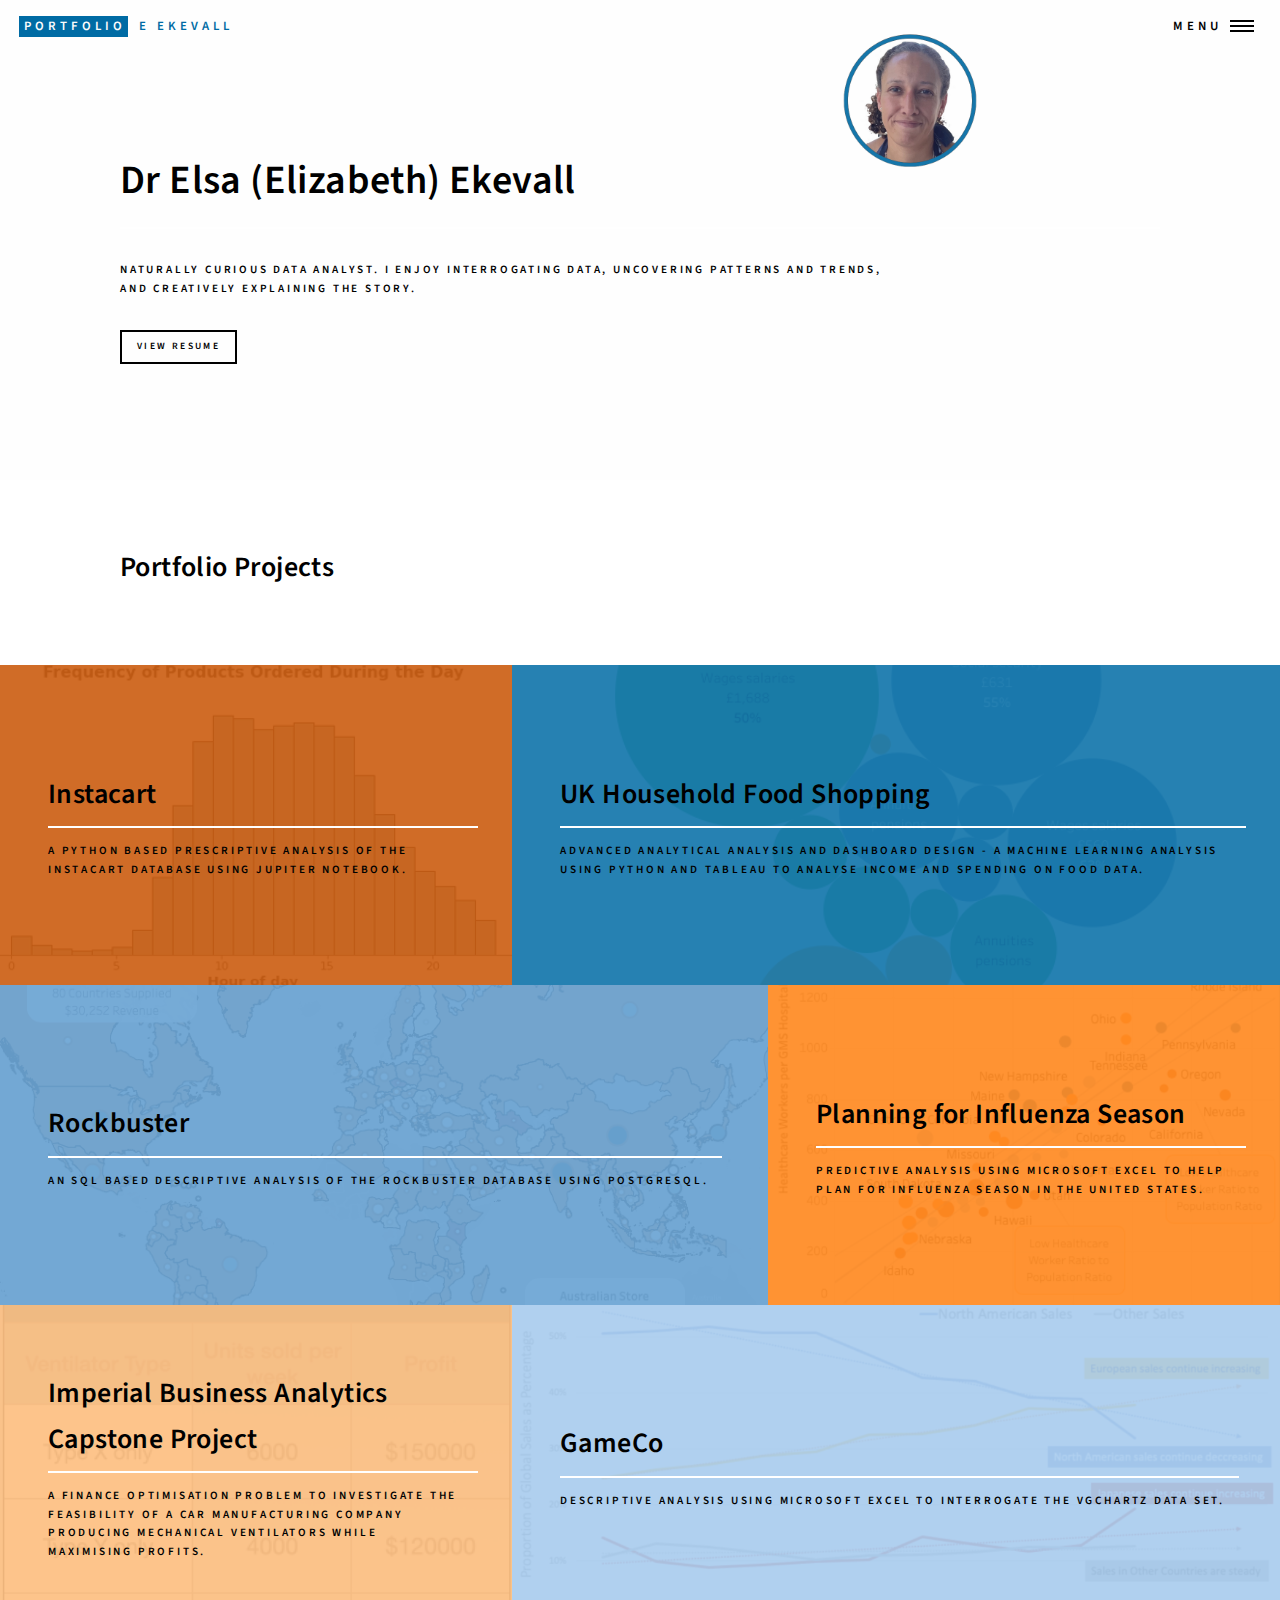
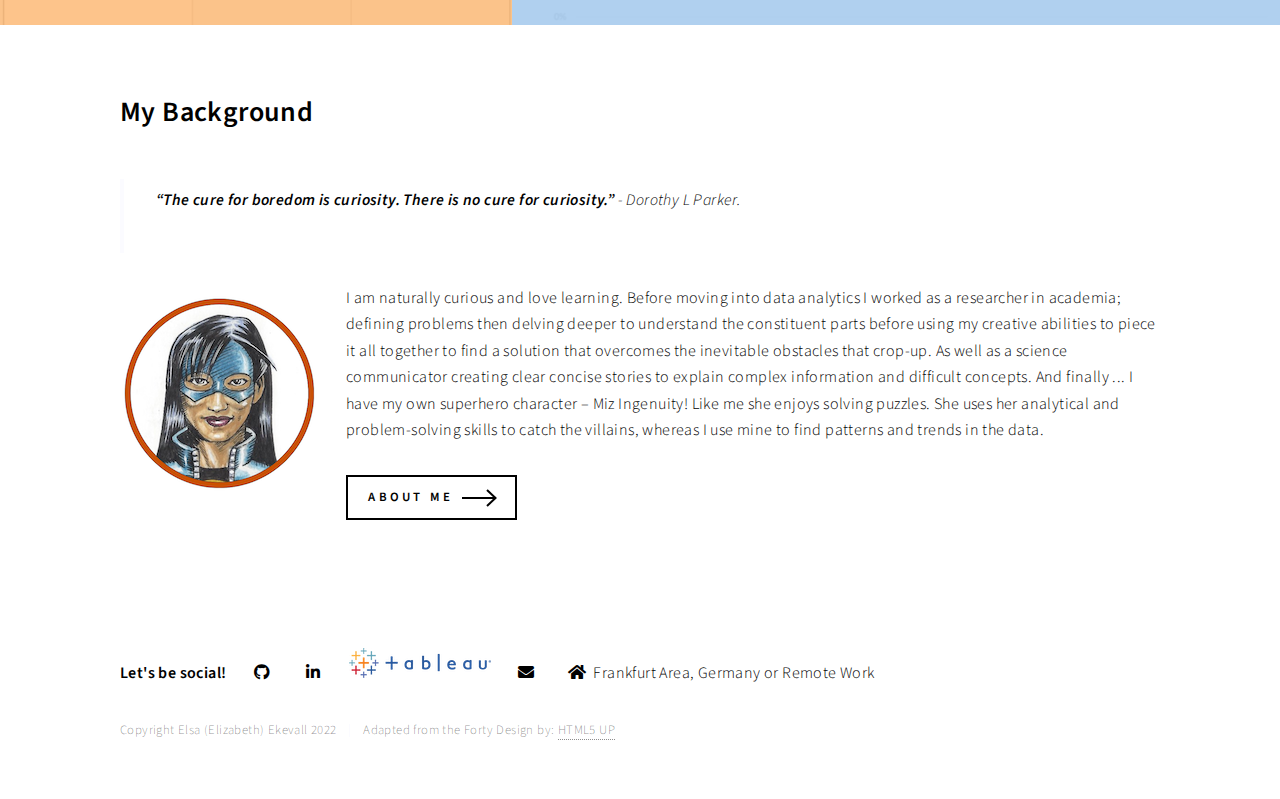
<file: index.html>
<!DOCTYPE HTML>
<!--
	Forty by HTML5 UP
	html5up.net | @ajlkn
	Free for personal and commercial use under the CCA 3.0 license (html5up.net/license)
-->
<html>
	<head>
		<title>Portfolio </title>
		<meta charset="utf-8" />
		<meta name="viewport" content="width=device-width, initial-scale=1, user-scalable=no" />
		<link rel="stylesheet" href="assets/css/main.css" />
		<noscript><link rel="stylesheet" href="assets/css/noscript.css" /></noscript>
	</head>
	<body class="is-preload">

		<!-- Wrapper -->
			<div id="wrapper">

				<!-- Header -->
					<header id="header" class="alt style2">
						<a href="index.html" class="logo"><strong>Portfolio</strong> <span>E Ekevall</span></a>
						<nav>
							<a href="#menu">Menu</a>
						</nav>
					</header>

				<!-- Menu -->
					<nav id="menu">
						<ul class="links">
							<li><a href="index.html">Home</a></li>
							<li><a href="About.html">About Me</a></li>
							<li><a href="Portfolio.html">Portfolio Projects</a></li>
							<li><a href="Resume.html">Resume</a></li>
						</ul>
						<ul class="actions stacked">
							<li><a href="https://github.com/eekevall/Portfolio-and-Resume/blob/main/Data_Analytics_Portfolio_EEkevall.pdf" class="button fit">View Portfolio</a></li>
							<li><a href="https://github.com/eekevall/Portfolio-and-Resume/blob/main/Elsa_Elizabeth_Ekevall_Resume.pdf" class="button fit">View Resume</a></li>
						</ul>
					</nav>

				<!-- Banner -->
					<section id="banner" class="style2">
						<div class="inner">
							<span class="image">
								<img src="images/Profile_image.png" alt="picture of Elsa Ekevall"/>
							</span>
							<header class="major">
								<h1>Dr Elsa (Elizabeth) Ekevall</h1>
							</header>
							<div class="content">
								<p><strong>Naturally curious data analyst. I enjoy interrogating data, uncovering patterns and trends, <br>
								 and creatively explaining the story.</strong></p>
							</div>
							</ul>
							<ul class="actions stacked">
								<li><a href="https://github.com/eekevall/Portfolio-and-Resume/blob/main/Elsa_Elizabeth_Ekevall_Resume.pdf" class="button small">View Resume</a></li>
							</ul>
						</div>
					</section>

				<!-- Main -->
					<div id="main">
						<div class="inner">
							<header class="major">
								<h2>Portfolio Projects</h1>
							</header>
						</div>

						<!-- One -->
							<section id="one" class="tiles">
								<article>
									<span class="image">
										<img src="images/Instacart.png" alt="Histogram" />
									</span>
									<header class="major">
										<h3><a href="Portfolio.html#Instacart" class="link">Instacart</a></h3>
										<p>A python based prescriptive analysis of the Instacart database using Jupiter Notebook.</p>
									</header>
								</article>
								<article>
									<span class="image">
										<img src="images/ClusterGroups.png" alt="Cluster Group Chart" />
									</span>
									<header class="major">
										<h3><a href="Portfolio.html#UK_food" class="link">UK Household Food Shopping</a></h3>
										<p>Advanced analytical analysis and dashboard design - a machine learning analysis using Python and Tableau to analyse income and spending on food data.</p>
									</header>
								</article>
								<article>
									<span class="image">
										<img src="images/Rockbuster.png" alt="Map of Rockbuster Customers" />
									</span>
									<header class="major">
										<h3><a href="Portfolio.html#Rockbuster" class="link">Rockbuster</a></h3>
										<p>An SQL based descriptive analysis of the Rockbuster database using PostgreSQL.</p>
									</header>
								</article>
								<article>
									<span class="image">
										<img src="images/Influenza.png" alt="Scatterplot" />
									</span>
									<header class="major">
										<h3><a href="Portfolio.html#Influenza" class="link">Planning for Influenza Season</a></h3>
										<p>Predictive analysis using Microsoft Excel to help plan for Influenza Season in the United States.</p>
									</header>
								</article>
								<article>
									<span class="image">
										<img src="images/Capstone.png" alt="Table shwoing profit from selling ventilators" />
									</span>
									<header class="major">
										<h3><a href="Portfolio.html#Capstone" class="link">Imperial Business Analytics Capstone Project</a></h3>
										<p>A finance optimisation problem to investigate the feasibility of a car manufacturing company producing mechanical ventilators while maximising profits.</p>
									</header>
								</article>
								<article>
									<span class="image">
										<img src="images/GameCo.png" alt="Revenue Forecast Line Plot" />
									</span>
									<header class="major">
										<h3><a href="Portfolio.html#GameCo" class="link">GameCo</a></h3>
										<p>Descriptive analysis using Microsoft Excel to interrogate the VGChartz data set.</p>
 									</header>
								</article>
							</section>

						<!-- Two -->
							<section id="two">
								<div class="inner">
									<section>
										<header class="major">
											<h2>My Background</h2>
										</header>
											<blockquote><strong>“The cure for boredom is curiosity. There is no cure for curiosity.”</strong> - Dorothy L Parker.</p>
									</section>
									<!-- Break -->
									<section>
										<div class="col-6 col-12-small">
											<span class="image left">
												<img src="images/Miz.png" alt="Comic book image of Elsa Ekevall as Miz Ingenuity"></span>
										</div>
										<div class="col-6 col-12-small">
											<p>	I am naturally curious and love learning. Before moving into data analytics I worked as a researcher in academia; defining problems then delving deeper to understand the constituent parts before using my creative abilities to piece it all together to find a solution that overcomes the inevitable obstacles that crop-up. 
												As well as a science communicator creating clear concise stories to explain complex information and difficult concepts. 
												And finally ... I have my own superhero character – Miz Ingenuity! Like me she enjoys solving puzzles. She uses her analytical and problem-solving skills to catch the villains, whereas I use mine to find patterns and trends in the data. </p>
												<ul class="actions stacked">
												<li><a href="About.html" class="button next" data-position="center">About Me</a></li>
												</ul>
										</div>
									</section>
								</div>
							</section>

					</div>

				<!-- Footer -->
				<footer id="footer">
					<div class="inner">
						<ul class="icons">
							<li><span><b>Let's be social!</b></span></li>
							<li><a href="https://github.com/eekevall" class="icon brands alt fa-github"><span class="label">GitHub</span></a></li>
							<li><a href="https://www.linkedin.com/in/eekevall/" class="icon brands alt fa-linkedin-in"><span class="label">LinkedIn</span></a></li>
							<li><a href="https://public.tableau.com/app/profile/elsa2253" class="image"><img src="images/TableauLogo.png"" alt="Tableau" data-position="center" /></span></a></li>
							<li><a href="mailto: elizabethekevall@gmail.com" class="icon solid alt fa-envelope"><span class="label">Email</span></a></li>
							<li><span class="icon solid alt fa-home"><span class="label">Location</span><span>Frankfurt Area, Germany or Remote Work</span></li>
						</ul>
						<ul class="copyright">
							<li>Copyright Elsa (Elizabeth) Ekevall 2022</li><li>Adapted from the Forty Design by: <a href="https://html5up.net">HTML5 UP</a></li>
						</ul>
					</div>
				</footer>

			</div>

		<!-- Scripts -->
			<script src="assets/js/jquery.min.js"></script>
			<script src="assets/js/jquery.scrolly.min.js"></script>
			<script src="assets/js/jquery.scrollex.min.js"></script>
			<script src="assets/js/browser.min.js"></script>
			<script src="assets/js/breakpoints.min.js"></script>
			<script src="assets/js/util.js"></script>
			<script src="assets/js/main.js"></script>

	</body>
</html>
</file>
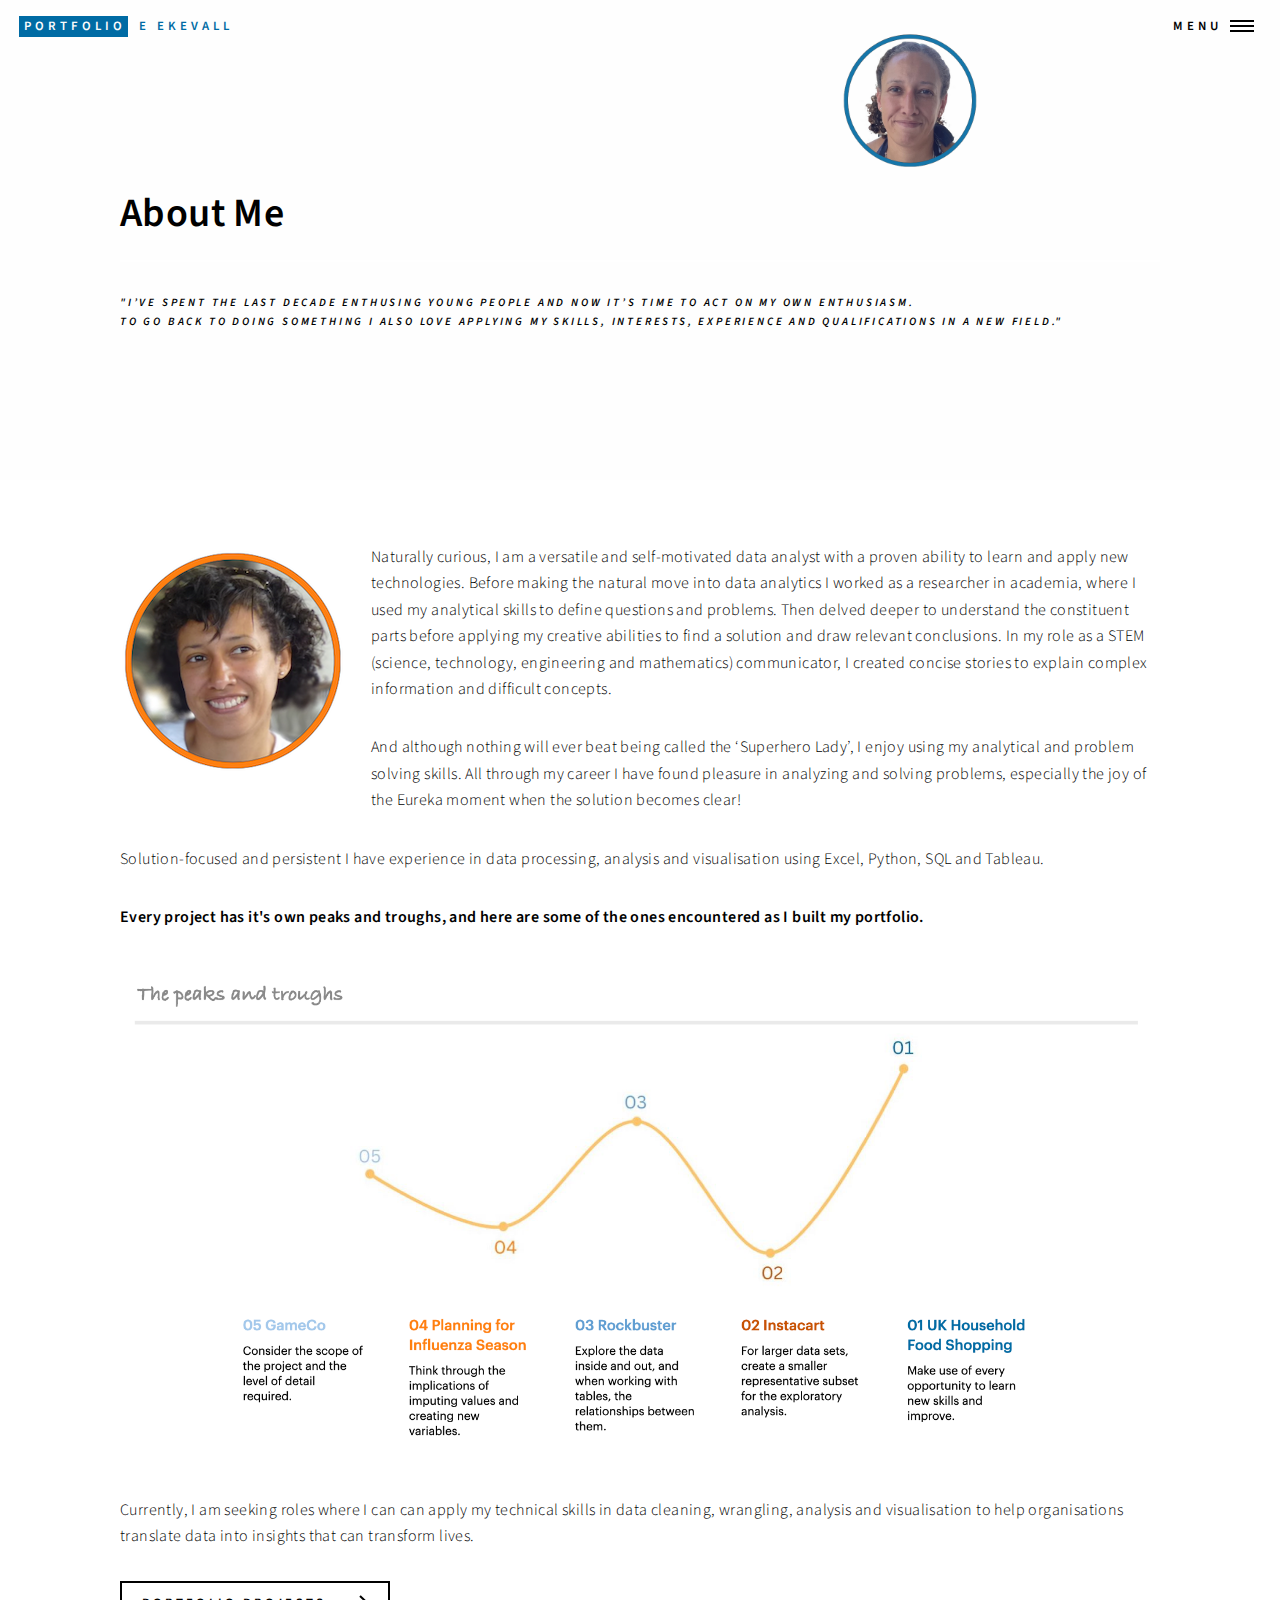
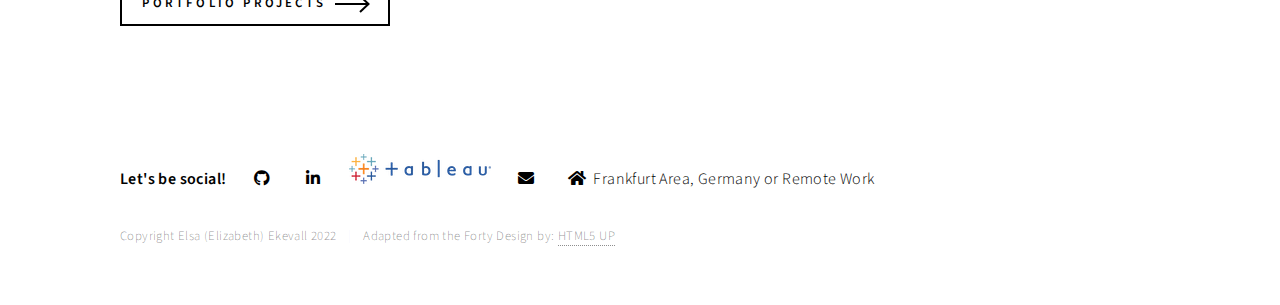
<file: About.html>
<!DOCTYPE HTML>
<!--
	Forty by HTML5 UP
	html5up.net | @ajlkn
	Free for personal and commercial use under the CCA 3.0 license (html5up.net/license)
-->
<html>
	<head>
		<title>Portfolio </title>
		<meta charset="utf-8" />
		<meta name="viewport" content="width=device-width, initial-scale=1, user-scalable=no" />
		<link rel="stylesheet" href="assets/css/main.css" />
		<noscript><link rel="stylesheet" href="assets/css/noscript.css" /></noscript>
	</head>
	<body class="is-preload">

		<!-- Wrapper -->
			<div id="wrapper">

				<!-- Header -->
					<header id="header" class="alt style2">
						<a href="index.html" class="logo"><strong>Portfolio</strong> <span>E Ekevall</span></a>
						<nav>
							<a href="#menu">Menu</a>
						</nav>
					</header>

				<!-- Menu -->
					<nav id="menu">
						<ul class="links">
							<li><a href="index.html">Home</a></li>
							<li><a href="About.html">About Me</a></li>
							<li><a href="Portfolio.html">Portfolio Projects</a></li>
							<li><a href="Resume.html">Resume</a></li>
						</ul>
						<ul class="actions stacked">
							<li><a href="https://github.com/eekevall/Portfolio-and-Resume/blob/main/Data_Analytics_Portfolio_EEkevall.pdf" class="button fit">View Portfolio</a></li>
							<li><a href="https://github.com/eekevall/Portfolio-and-Resume/blob/main/Elsa_Elizabeth_Ekevall_Resume.pdf" class="button fit">View Resume</a></li>
						</ul>
					</nav>

				<!-- Banner -->
					<section id="banner" class="style2">
						<div class="inner">
							<span class="image">
								<img src="images/Profile_image.png" alt="picture of Elsa Ekevall"/>
							</span>
							<header class="major">
								<h1>About Me</h1>
							</header>
							<div class="content">
								<p><i><strong>"I’ve spent the last decade enthusing young people and now it’s time to act on my own enthusiasm.<br>
									To go back to doing something I also love applying my skills, interests, experience and qualifications in a new field."</strong></i></p>
							</div>
						</div>
					</section>

				<!-- Main -->
					<!-- One -->
						<section id="one">
							<div class="inner">
								<span class="image left"><img src="images/About_Me.png" alt="picture of Elsa Ekevall" /></span>
								<p>Naturally curious, I am a versatile and self-motivated data analyst with a proven ability to learn and apply new technologies. Before making the natural move into data analytics I worked as a researcher in academia, where I used my analytical skills to define questions and problems. Then delved deeper to understand the constituent parts before applying my creative abilities to find a solution and draw relevant conclusions. In my role as a STEM (science, technology, engineering and mathematics) communicator, I created concise stories to explain complex information and difficult concepts.</p>
								<p>And although nothing will ever beat being called the ‘Superhero Lady’,  I enjoy using my analytical and problem solving skills. All through my career I have found pleasure in analyzing and solving problems, especially the joy of the Eureka moment when the solution becomes clear!</p>
								<p>Solution-focused and persistent I have experience in data processing, analysis and visualisation using Excel, Python, SQL and Tableau.</p>
								<p><b>Every project has it's own peaks and troughs, and here are some of the ones encountered as I built my portfolio.</b></p>
								<span class="image main"><img src="images/peaks_troughs.png" alt="image of a line showing the peaks and troughs and the accompanying text for each project below e.g. GameCo consider the scope and level of detail required" /></span>
								<p>Currently, I am seeking roles where I can can apply my technical skills in data cleaning, wrangling, analysis and visualisation to help organisations translate data into insights that can transform lives.</p>
								<ul class="actions">
									<li><a href="Portfolio.html" class="button next">Portfolio Projects</a></li>
								</ul>
							</div>
							</section>

				<!-- Footer -->
				<footer id="footer">
					<div class="inner">
						<ul class="icons">
							<li><span><b>Let's be social!</b></span></li>
							<li><a href="https://github.com/eekevall" class="icon brands alt fa-github"><span class="label">GitHub</span></a></li>
							<li><a href="https://www.linkedin.com/in/eekevall/" class="icon brands alt fa-linkedin-in"><span class="label">LinkedIn</span></a></li>
							<li><a href="https://public.tableau.com/app/profile/elsa2253" class="image"><img src="images/TableauLogo.png"" alt="Tableau" data-position="center" /></span></a></li>
							<li><a href="mailto: elizabethekevall@gmail.com" class="icon solid alt fa-envelope"><span class="label">Email</span></a></li>
							<li><span class="icon solid alt fa-home"><span class="label">Location</span><span>Frankfurt Area, Germany or Remote Work</span></li>
						</ul>
						<ul class="copyright">
							<li>Copyright Elsa (Elizabeth) Ekevall 2022</li><li>Adapted from the Forty Design by: <a href="https://html5up.net">HTML5 UP</a></li>
						</ul>
					</div>
				</footer>

			</div>

	<!-- Scripts -->
		<script src="assets/js/jquery.min.js"></script>
		<script src="assets/js/jquery.scrolly.min.js"></script>
		<script src="assets/js/jquery.scrollex.min.js"></script>
		<script src="assets/js/browser.min.js"></script>
		<script src="assets/js/breakpoints.min.js"></script>
		<script src="assets/js/util.js"></script>
		<script src="assets/js/main.js"></script>

</body>
</html>
</file>
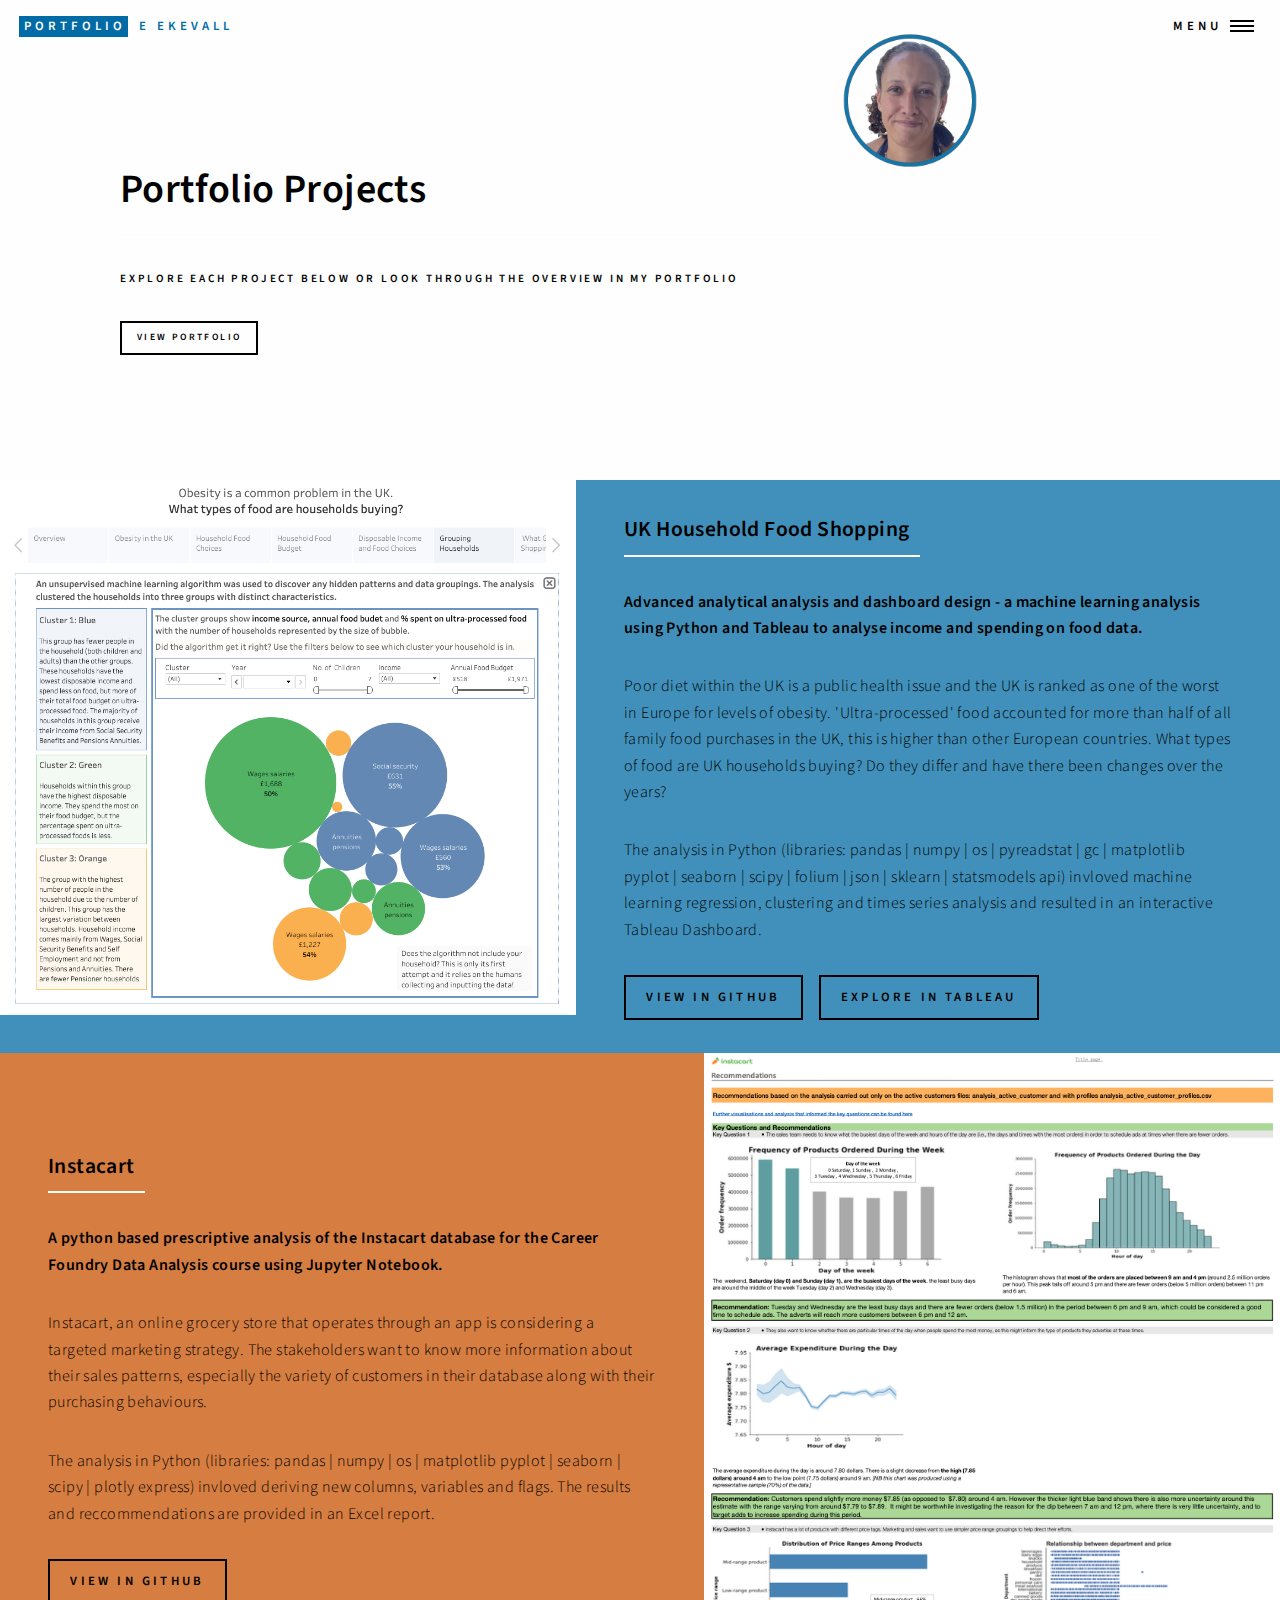
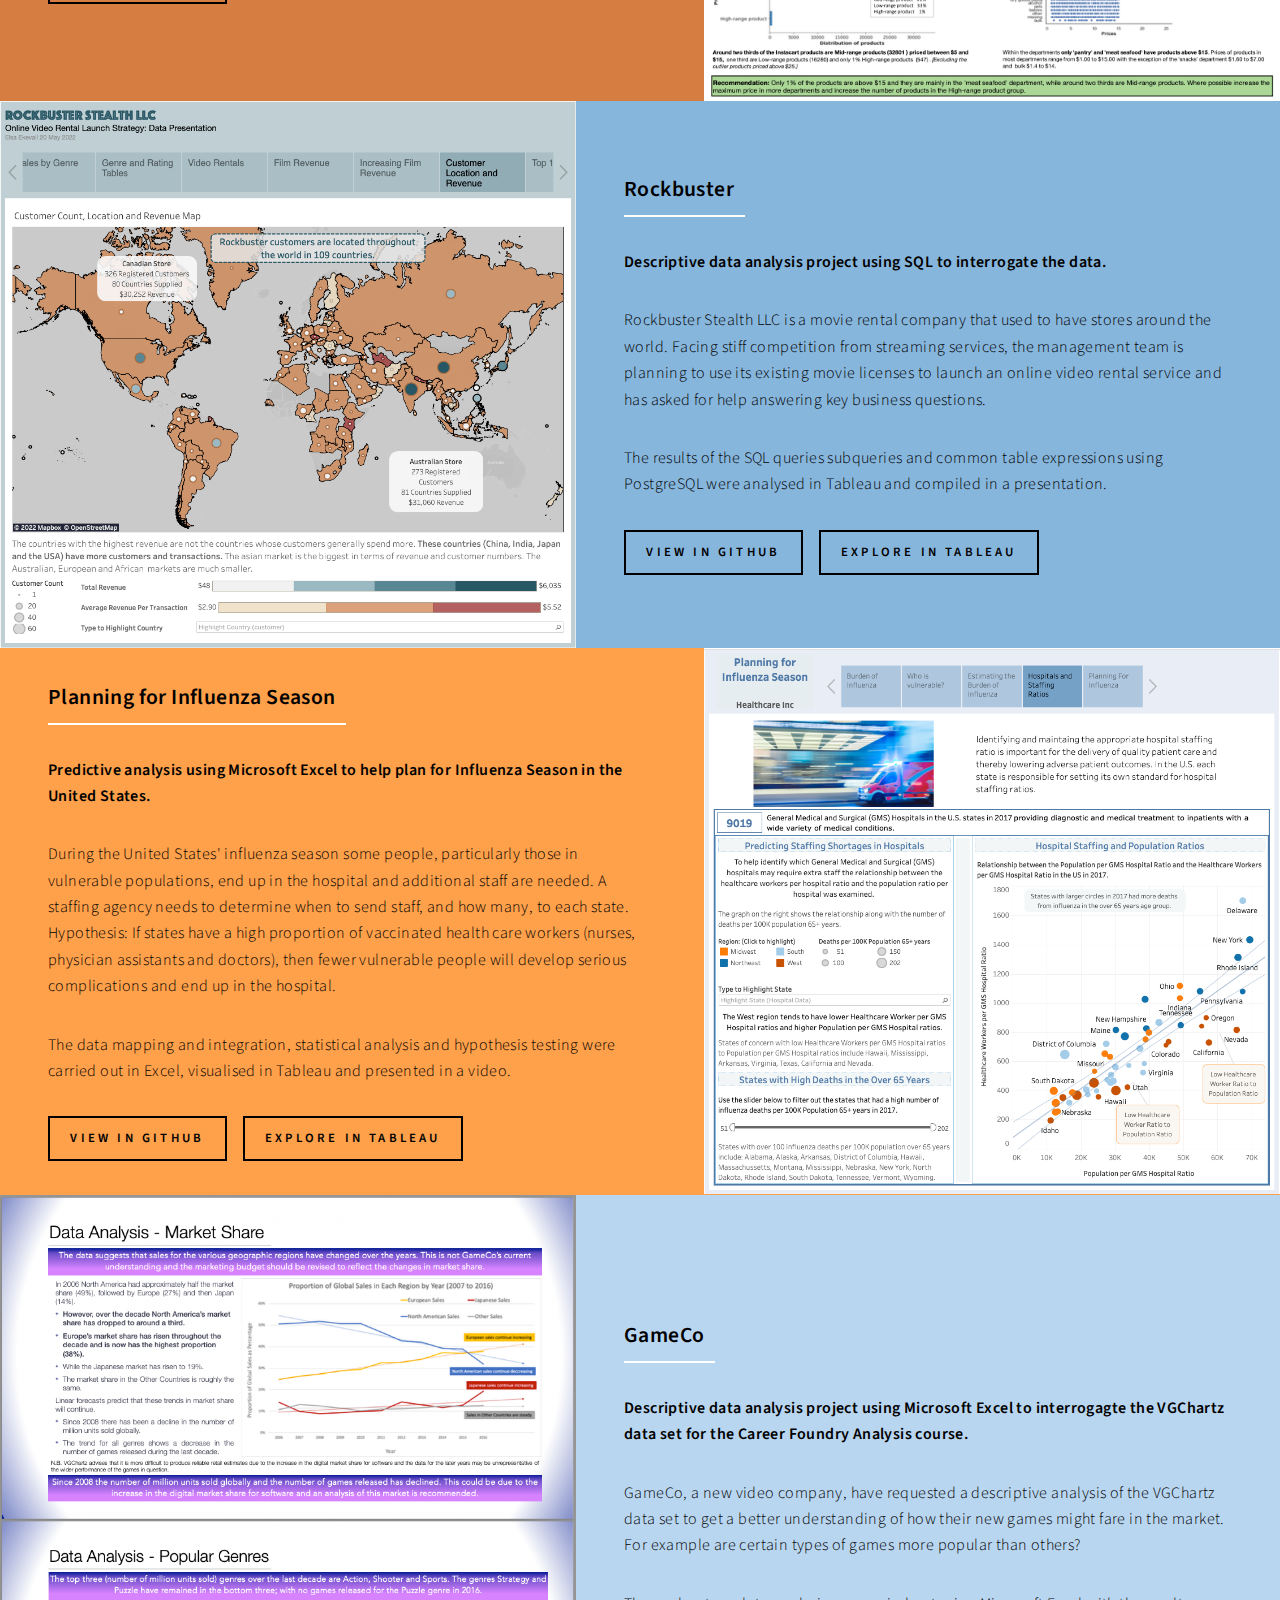
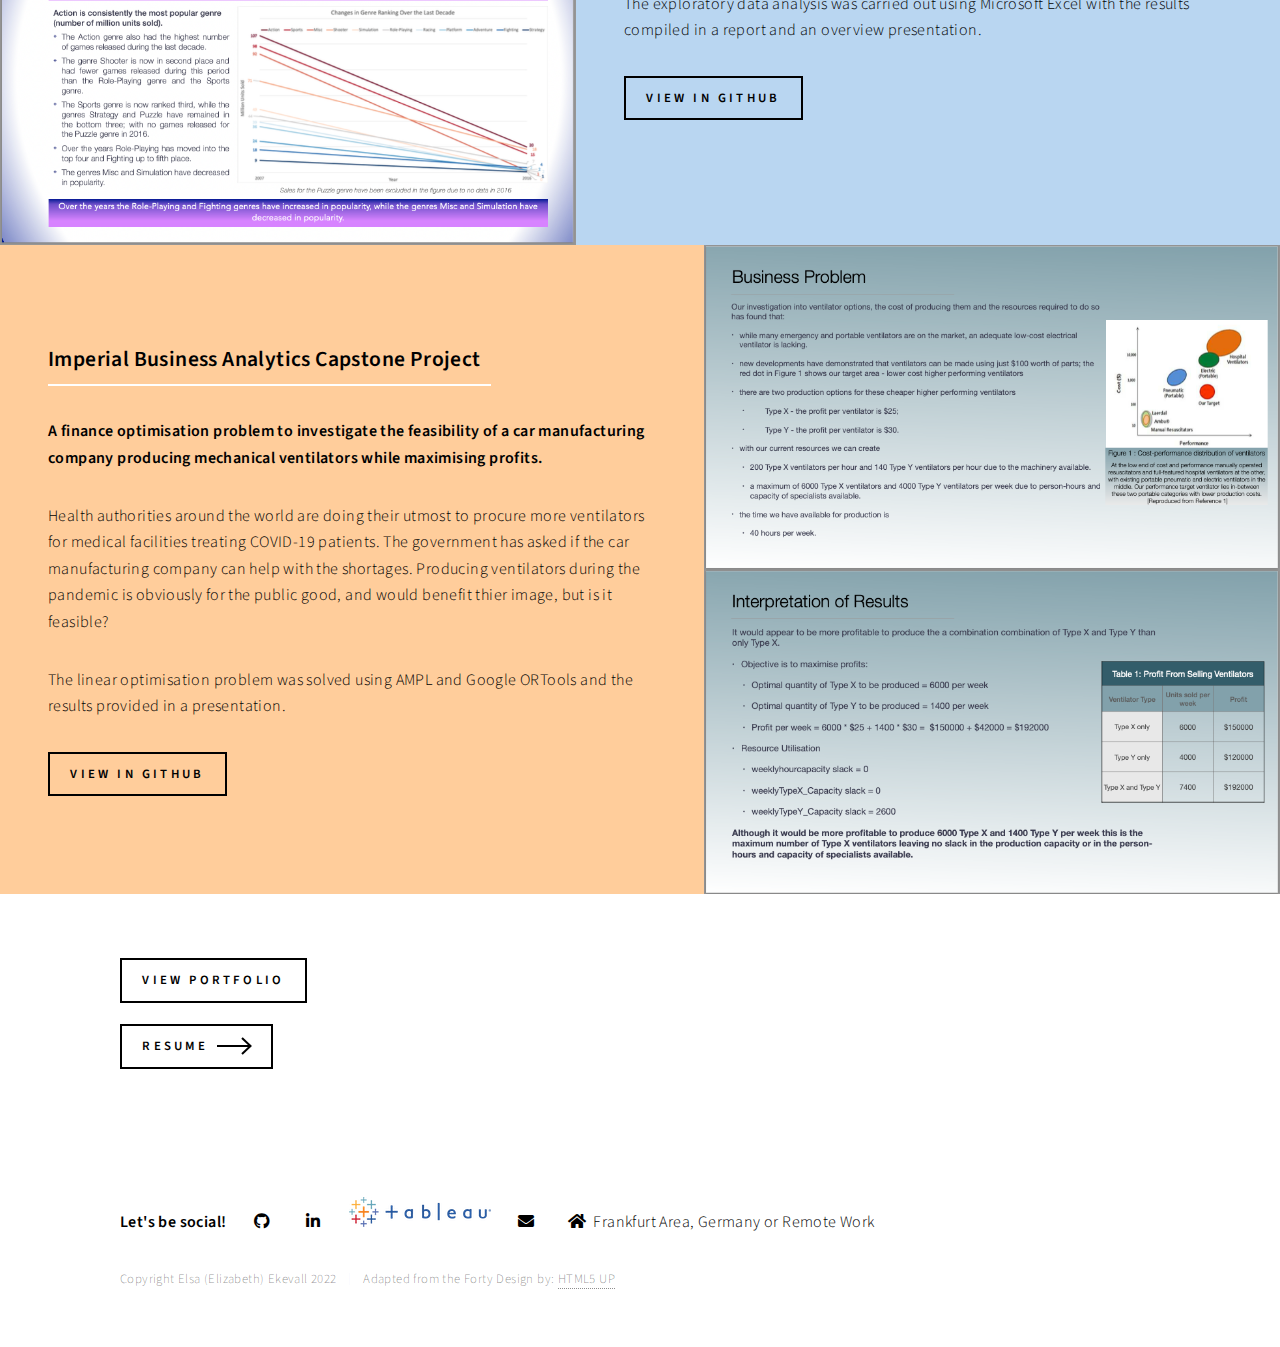
<file: Portfolio.html>
<!DOCTYPE HTML>
<!--
	Forty by HTML5 UP
	html5up.net | @ajlkn
	Free for personal and commercial use under the CCA 3.0 license (html5up.net/license)
-->
<html>
	<head>
		<title>Portfolio </title>
		<meta charset="utf-8" />
		<meta name="viewport" content="width=device-width, initial-scale=1, user-scalable=no" />
		<link rel="stylesheet" href="assets/css/main.css" />
		<noscript><link rel="stylesheet" href="assets/css/noscript.css" /></noscript>
	</head>
	<body class="is-preload">

		<!-- Wrapper -->
		<div id="wrapper">

			<!-- Header -->
			<header id="header" class="alt style2">
				<a href="index.html" class="logo"><strong>Portfolio</strong> <span>E Ekevall</span></a>
				<nav>
					<a href="#menu">Menu</a>
				</nav>
			</header>

			<!-- Menu -->
				<nav id="menu">
					<ul class="links">
						<li><a href="index.html">Home</a></li>
						<li><a href="About.html">About Me</a></li>
						<li><a href="Portfolio.html">Portfolio Projects</a></li>
						<li><a href="Resume.html">Resume</a></li>
					</ul>
					<ul class="actions stacked">
						<li><a href="https://github.com/eekevall/Portfolio-and-Resume/blob/main/Data_Analytics_Portfolio_EEkevall.pdf" class="button fit">View Portfolio</a></li>
						<li><a href="https://github.com/eekevall/Portfolio-and-Resume/blob/main/Elsa_Elizabeth_Ekevall_Resume.pdf" class="button fit">View Resume</a></li>
					</ul>
				</nav>

			<!-- Banner -->
				<section id="banner" class="style2">
					<div class="inner">
						<span class="image">
							<img src="images/Profile_image.png" alt="picture of Elsa Ekevall"/>
						</span>
						<header class="major">
							<h1>Portfolio Projects</h1>
						</header>
						<div class="content">
							<p><strong>Explore each project below or look through the overview in my portfolio</strong></p>
						</div>
						<ul class="actions stacked">
							<li><a href="https://github.com/eekevall/Portfolio-and-Resume/blob/main/Data_Analytics_Portfolio_EEkevall.pdf" class="button small">View Portfolio</a></li>
						</ul>
					</div>
				</section>

			<!-- Main -->
				<div id="main">

					<!-- One -->
						<section id="two" class="spotlights">
							<section id="UK_food">
								<a href="https://github.com/eekevall/UK-Household-Food-Shopping" class="image">
									<img src="images/Grouping Households.png" alt="image of the interactive cluster groups bubble graph and a description of the cluster groups" data-position="center"/>
								</a>
								<div class="content">
									<div class="inner">
										<header class="major">
											<h3>UK Household Food Shopping</h3>
										</header>
										<p><strong>Advanced analytical analysis and dashboard design - a machine learning analysis using Python and Tableau to analyse income and spending on food data.</strong></p>
										<p>Poor diet within the UK is a public health issue and the UK is ranked as one of the worst in Europe for levels of obesity. 'Ultra-processed' food accounted for more than half of all family food purchases in the UK, this is higher than other European countries. What types of food are UK households buying? Do they differ and have there been changes over the years?</p>												
										<p>The analysis in Python (libraries: pandas | numpy | os | pyreadstat | gc | matplotlib pyplot | seaborn | scipy | folium | json | sklearn | statsmodels api) invloved machine learning regression, clustering and times series analysis and resulted in an interactive Tableau Dashboard.</p>
										<ul class="actions">
											<li><a href="https://github.com/eekevall/UK-Household-Food-Shopping" class="button">View in GitHub</a></li>
											<li><a href="https://public.tableau.com/app/profile/elsa2253/viz/UKHouseholdFoodShopping/UKHouseholdFoodShopping" class="button">Explore in Tableau</a></li>
										</ul>
									</div>
								</div>
							</section>
							<section id="Instacart">
								<a href="https://github.com/eekevall/Instacart-Python-Analysis" class="image">
									<img src="images/Instacart_Project.png" alt="image of five graphs from the analysis along with the recommendations" data-position="center center"/>
								</a>
								<div class="content">
									<div class="inner">
										<header class="major">
											<h3>Instacart</h3>
										</header>
										<p><strong>A python based prescriptive analysis of the Instacart database for the Career Foundry Data Analysis course using Jupyter Notebook.</strong></p>
										<p>Instacart, an online grocery store that operates through an app is considering a targeted marketing strategy. The stakeholders want to know more information about their sales patterns, especially the variety of customers in their database along with their purchasing behaviours.</p>
										<p>The analysis in Python (libraries: pandas | numpy | os | matplotlib pyplot | seaborn | scipy | plotly express) invloved deriving new columns, variables and flags.
											The results and reccommendations are provided in an Excel report.</p>
										<ul class="actions">
											<li><a href="https://github.com/eekevall/Instacart-Python-Analysis" class="button">View in GitHub</a></li>
										</ul>
									</div>
								</div>
							</section>
							<section id="Rockbuster">
								<a href="https://github.com/eekevall/Rockbuster-SQL-Analysis" class="image">
									<img src="images/Rockbuster_Project.png" alt="image of a world map showing the total revenue and average revenue per transaction for each Rockbuster customer" data-position="center"/>
								</a>
								<div class="content">
									<div class="inner">
										<header class="major">
											<h3>Rockbuster</h3>
										</header>
										<p><strong>Descriptive data analysis project using SQL to interrogate the data.</strong></p>
										<p>Rockbuster Stealth LLC is a movie rental company that used to have stores around the world. Facing stiff competition from streaming services, the management team is planning to use its existing movie licenses to launch an online video rental service and has asked for help answering key business questions.</p>
										<p>The results of the SQL queries subqueries and common table expressions using PostgreSQL were analysed in Tableau and compiled in a presentation.</p>
										<ul class="actions">
											<li><a href="https://github.com/eekevall/Rockbuster-SQL-Analysis" class="button">View in GitHub</a></li>
											<li><a href="https://public.tableau.com/app/profile/elsa2253/viz/RockbusterPresentation_16542002624370/Story1" class="button">Explore in Tableau</a></li>
										</ul>
									</div>
								</div>
							</section>
							<section id="Influenza">
								<a href="https://github.com/eekevall/Planning-for-Influenza-Season-Excel-Analysis" class="image">
									<img src="images/Influenza_Project.png" alt="image from the story with text on predicting staffing shortages in hsopitals and scatterplot chart showing hospital staffing and population ratios" data-position="center"/>
								</a>
								<div class="content">
									<div class="inner">
										<header class="major">
											<h3>Planning for Influenza Season</h3>
										</header>
										<p><strong>Predictive analysis using Microsoft Excel to help plan for Influenza Season in the United States.</strong></p>
										<p>During the United States' influenza season some people, particularly those in vulnerable populations, end up in the hospital and additional staff are needed. A staffing agency needs to determine when to send staff, and how many, to each state.
										Hypothesis: If states have a high proportion of vaccinated health care workers (nurses, physician assistants and doctors), then fewer vulnerable people will develop serious complications and end up in the hospital.</p>
										<p>The data mapping and integration, statistical analysis and hypothesis testing were carried out in Excel, visualised in Tableau and presented in a video.</p>
										<ul class="actions">
											<li><a href="https://github.com/eekevall/Planning-for-Influenza-Season-Excel-Analysis" class="button">View in GitHub</a></li>
											<li><a href="https://public.tableau.com/app/profile/elsa2253/viz/PlanningForInfluenza/PlanningForInfluenzaSeason" class="button">Explore in Tableau</a></li>
										</ul>
									</div>
								</div>
							</section>
							<section id="GameCo">
								<a href="https://github.com/eekevall/GameCo-Excel-Analysis" class="image">
									<img src="images/GameCo_Project.png" alt="line graph showing market share and slope graph showing the change in rank over time with accompanying text" data-position="center center"/>
								</a>
								<div class="content">
									<div class="inner">
										<header class="major">
											<h3>GameCo</h3>
										</header>
										<p><strong>Descriptive data analysis project using Microsoft Excel to interrogagte the VGChartz data set for the Career Foundry Analysis course.</strong></p>
										<p>GameCo, a new video company, have requested a descriptive analysis of the VGChartz data set to get a better understanding of how their new games might fare in the market. For example are certain types of games more popular than others?</p>
										<p>The exploratory data analysis was carried out using Microsoft Excel with the results compiled in a report and an overview presentation.</p>
										<ul class="actions">
											<li><a href="https://github.com/eekevall/GameCo-Excel-Analysis" class="button">View in GitHub</a></li>
										</ul>
									</div>
								</div>
							</section>
							<section id="Capstone">
								<a href="generic.html" class="image">
									<img src="images/Capstone_Project.png" alt="image with text explaining the business problem and the results" data-position="center" />
								</a>
								<div class="content">
									<div class="inner">
										<header class="major">
											<h3>Imperial Business Analytics Capstone Project</h3>
										</header>
										<p><strong>A finance optimisation problem to investigate the feasibility of a car manufacturing company producing mechanical ventilators while maximising profits.</strong></p>
										<p>Health authorities around the world are doing their utmost to procure more ventilators for medical facilities treating COVID-19 patients. The government has asked if the car manufacturing company can help with the shortages. Producing ventilators during the pandemic is obviously for the public good, and would benefit thier image, but is it feasible?</p>
										<p>The linear optimisation problem was solved using AMPL and Google ORTools and the results provided in a presentation.</p>
										<ul class="actions">
											<li><a href="https://github.com/eekevall/Imperial-Business-Analytics-Capstone-Project" class="button">View in GitHub</a></li>
										</ul>
									</div>
								</div>
							</section>
						</section>


					<!-- Three -->
						<section id="three">
							<div class="inner">
								<ul class="actions stacked">
									<li><a href="https://github.com/eekevall/Portfolio-and-Resume/blob/main/Data_Analytics_Portfolio_EEkevall.pdf" class="button">View Portfolio</a></li>
									<li><a href="Resume.html" class="button next">Resume</a></li>
								</ul>
							</div>
						</section>

				</div>

			<!-- Footer -->
			<footer id="footer">
				<div class="inner">
					<ul class="icons">
						<li><span><b>Let's be social!</b></span></li>
						<li><a href="https://github.com/eekevall" class="icon brands alt fa-github"><span class="label">GitHub</span></a></li>
						<li><a href="https://www.linkedin.com/in/eekevall/" class="icon brands alt fa-linkedin-in"><span class="label">LinkedIn</span></a></li>
						<li><a href="https://public.tableau.com/app/profile/elsa2253" class="image"><img src="images/TableauLogo.png"" alt="Tableau" data-position="center" /></span></a></li>
						<li><a href="mailto: elizabethekevall@gmail.com" class="icon solid alt fa-envelope"><span class="label">Email</span></a></li>
						<li><span class="icon solid alt fa-home"><span class="label">Location</span><span>Frankfurt Area, Germany or Remote Work</span></li>
					</ul>
					<ul class="copyright">
						<li>Copyright Elsa (Elizabeth) Ekevall 2022</li><li>Adapted from the Forty Design by: <a href="https://html5up.net">HTML5 UP</a></li>
					</ul>
				</div>
			</footer>

		</div>

	<!-- Scripts -->
		<script src="assets/js/jquery.min.js"></script>
		<script src="assets/js/jquery.scrolly.min.js"></script>
		<script src="assets/js/jquery.scrollex.min.js"></script>
		<script src="assets/js/browser.min.js"></script>
		<script src="assets/js/breakpoints.min.js"></script>
		<script src="assets/js/util.js"></script>
		<script src="assets/js/main.js"></script>

</body>
</html>
</file>
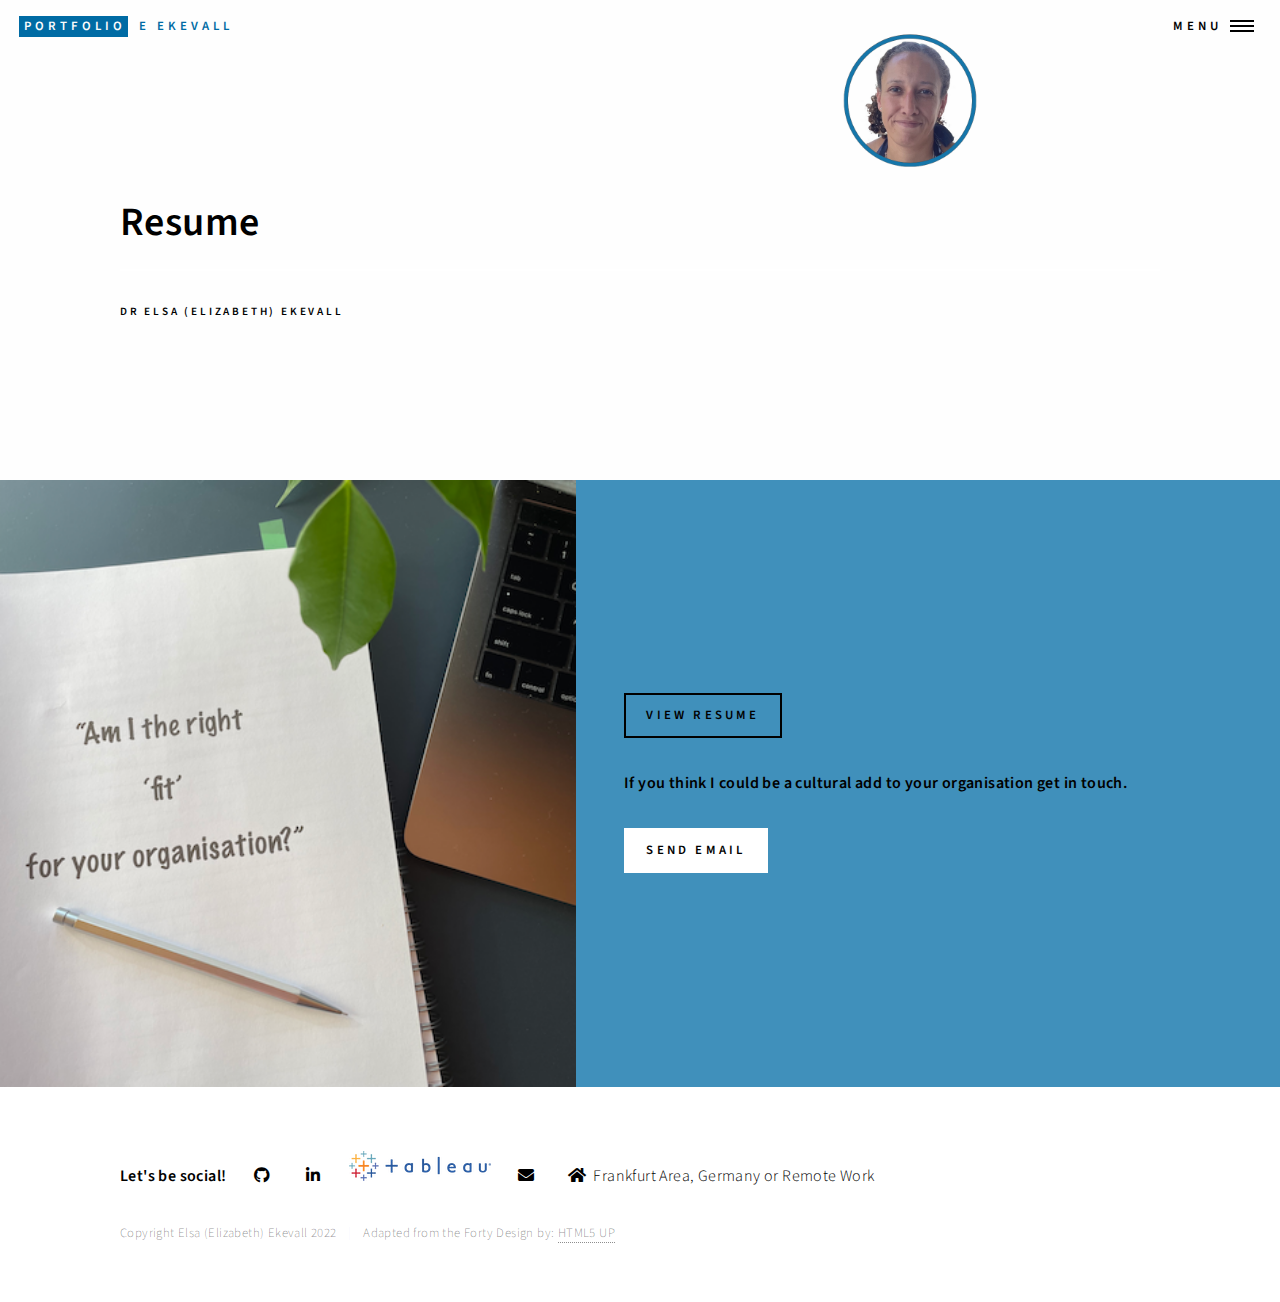
<file: Resume.html>
<!DOCTYPE HTML>
<!--
	Forty by HTML5 UP
	html5up.net | @ajlkn
	Free for personal and commercial use under the CCA 3.0 license (html5up.net/license)
-->
<html>
	<head>
		<title>Portfolio </title>
		<meta charset="utf-8" />
		<meta name="viewport" content="width=device-width, initial-scale=1, user-scalable=no" />
		<link rel="stylesheet" href="assets/css/main.css" />
		<noscript><link rel="stylesheet" href="assets/css/noscript.css" /></noscript>
	</head>
	<body class="is-preload">

		<!-- Wrapper -->
			<div id="wrapper">

				<!-- Header -->
					<header id="header" class="alt style2">
						<a href="index.html" class="logo"><strong>Portfolio</strong> <span>E Ekevall</span></a>
						<nav>
							<a href="#menu">Menu</a>
						</nav>
					</header>

				<!-- Menu -->
					<nav id="menu">
						<ul class="links">
							<li><a href="index.html">Home</a></li>
							<li><a href="About.html">About Me</a></li>
							<li><a href="Portfolio.html">Portfolio Projects</a></li>
							<li><a href="Resume.html">Resume</a></li>
						</ul>
						<ul class="actions stacked">
							<li><a href="https://github.com/eekevall/Portfolio-and-Resume/blob/main/Data_Analytics_Portfolio_EEkevall.pdf" class="button fit">View Portfolio</a></li>
							<li><a href="https://github.com/eekevall/Portfolio-and-Resume/blob/main/Elsa_Elizabeth_Ekevall_Resume.pdf" class="button fit">View Resume</a></li>
						</ul>
					</nav>

				<!-- Banner -->
					<section id="banner" class="style2">
						<div class="inner">
							<span class="image">
								<img src="images/Profile_image.png" alt="picture of Elsa Ekevall"/>
							</span>
							<header class="major">
								<h1>Resume</h1>
							</header>
							<div class="content">
								<p>Dr Elsa (Elizabeth) Ekevall</p>
							</div>
						</div>
					</section>

				<!-- Main -->
					<div id="main">
						<section id="two" class="spotlights">
							<section>
								<a href="https://github.com/eekevall/Portfolio-and-Resume/blob/main/Elsa_Elizabeth_Ekevall_Resume.pdf"" class="image">
									<img src="images/Org_Fit.png"" alt="Paper with the text Am I the right fit for your organisation? and Computer on Desk" data-position="center center" />
								</a>
								<div class="content">
									<div class="inner">
										<ul class="actions">
											<li><a href="https://github.com/eekevall/Portfolio-and-Resume/blob/main/Elsa_Elizabeth_Ekevall_Resume.pdf" class="button">View Resume</a></li>
										</ul>
										<p><b>If you think I could be a cultural add to your organisation get in touch.</b></p>	
										<ul class="actions">
											<li><a href="mailto: elizabethekevall@gmail.com" class="button primary">Send Email</a></li>
										</ul>									
									</div>
								</div>
							</section>
					</div>

				<!-- Footer -->
				<footer id="footer">
					<div class="inner">
						<ul class="icons">
							<li><span><b>Let's be social!</b></span></li>
							<li><a href="https://github.com/eekevall" class="icon brands alt fa-github"><span class="label">GitHub</span></a></li>
							<li><a href="https://www.linkedin.com/in/eekevall/" class="icon brands alt fa-linkedin-in"><span class="label">LinkedIn</span></a></li>
							<li><a href="https://public.tableau.com/app/profile/elsa2253" class="image"><img src="images/TableauLogo.png"" alt="Tableau" data-position="center" /></span></a></li>
							<li><a href="mailto: elizabethekevall@gmail.com" class="icon solid alt fa-envelope"><span class="label">Email</span></a></li>
							<li><span class="icon solid alt fa-home"><span class="label">Location</span><span>Frankfurt Area, Germany or Remote Work</span></li>
						</ul>
						<ul class="copyright">
							<li>Copyright Elsa (Elizabeth) Ekevall 2022</li><li>Adapted from the Forty Design by: <a href="https://html5up.net">HTML5 UP</a></li>
						</ul>
					</div>
				</footer>

			</div>

	<!-- Scripts -->
		<script src="assets/js/jquery.min.js"></script>
		<script src="assets/js/jquery.scrolly.min.js"></script>
		<script src="assets/js/jquery.scrollex.min.js"></script>
		<script src="assets/js/browser.min.js"></script>
		<script src="assets/js/breakpoints.min.js"></script>
		<script src="assets/js/util.js"></script>
		<script src="assets/js/main.js"></script>

</body>
</html>
</file>
<file: assets/css/noscript.css>
/*
	Forty by HTML5 UP
	html5up.net | @ajlkn
	Free for personal and commercial use under the CCA 3.0 license (html5up.net/license)
*/

/* Banner */

	body.is-preload #banner:after {
		opacity: 0.85;
	}

	body.is-preload #banner > .inner {
		-moz-filter: none;
		-webkit-filter: none;
		-ms-filter: none;
		filter: none;
		-moz-transform: none;
		-webkit-transform: none;
		-ms-transform: none;
		transform: none;
		opacity: 1;
	}
</file>
<file: assets/css/main.css>
@import url(fontawesome-all.min.css);
@import url("https://fonts.googleapis.com/css?family=Source+Sans+Pro:300,300italic,600,600italic");

/*
	Forty by HTML5 UP
	html5up.net | @ajlkn
	Free for personal and commercial use under the CCA 3.0 license (html5up.net/license)
*/

html, body, div, span, applet, object,
iframe, h1, h2, h3, h4, h5, h6, p, blockquote,
pre, a, abbr, acronym, address, big, cite,
code, del, dfn, em, img, ins, kbd, q, s, samp,
small, strike, strong, sub, sup, tt, var, b,
u, i, center, dl, dt, dd, ol, ul, li, fieldset,
form, label, legend, table, caption, tbody,
tfoot, thead, tr, th, td, article, aside,
canvas, details, embed, figure, figcaption,
footer, header, hgroup, menu, nav, output, ruby,
section, summary, time, mark, audio, video {
	margin: 0;
	padding: 0;
	border: 0;
	font-size: 100%;
	font: inherit;
	vertical-align: baseline;}

article, aside, details, figcaption, figure,
footer, header, hgroup, menu, nav, section {
	display: block;}

body {
	line-height: 1;
}

ol, ul {
	list-style: none;
}

blockquote, q {
	quotes: none;
}

	blockquote:before, blockquote:after, q:before, q:after {
		content: '';
		content: none;
	}

table {
	border-collapse: collapse;
	border-spacing: 0;
}

body {
	-webkit-text-size-adjust: none;
}

mark {
	background-color: transparent;
	color: inherit;
}

input::-moz-focus-inner {
	border: 0;
	padding: 0;
}

input, select, textarea {
	-moz-appearance: none;
	-webkit-appearance: none;
	-ms-appearance: none;
	appearance: none;
}

/* Basic */

	@-ms-viewport {
		width: device-width;
	}

	body {
		-ms-overflow-style: scrollbar;
	}

	@media screen and (max-width: 480px) {

		html, body {
			min-width: 320px;
		}

	}

	html {
		box-sizing: border-box;
	}

	*, *:before, *:after {
		box-sizing: inherit;
	}

	body {
		background: #ffffff;
	}

		body.is-preload *, body.is-preload *:before, body.is-preload *:after {
			-moz-animation: none !important;
			-webkit-animation: none !important;
			-ms-animation: none !important;
			animation: none !important;
			-moz-transition: none !important;
			-webkit-transition: none !important;
			-ms-transition: none !important;
			transition: none !important;
		}

/* Type */

	body, input, select, textarea {
		color: #000000;
		font-family: "Source Sans Pro", Helvetica, sans-serif;
		font-size: 17pt;
		font-weight: 300;
		letter-spacing: 0.025em;
		line-height: 1.65;
	}

		@media screen and (max-width: 1680px) {

			body, input, select, textarea {
				font-size: 14pt;
			}

		}

		@media screen and (max-width: 1280px) {

			body, input, select, textarea {
				font-size: 12pt;
			}

		}

		@media screen and (max-width: 360px) {

			body, input, select, textarea {
				font-size: 11pt;
			}

		}

	a {
		-moz-transition: color 0.2s ease-in-out, border-bottom-color 0.2s ease-in-out;
		-webkit-transition: color 0.2s ease-in-out, border-bottom-color 0.2s ease-in-out;
		-ms-transition: color 0.2s ease-in-out, border-bottom-color 0.2s ease-in-out;
		transition: color 0.2s ease-in-out, border-bottom-color 0.2s ease-in-out;
		border-bottom: dotted 1px;
		color: inherit;
		text-decoration: none;
	}

		a:hover {
			border-bottom-color: transparent;
			color: #006BA4 !important;
		}

		a:active {
			color: #006BA4 !important;
		}

	strong, b {
		color: #000000;
		font-weight: 600;
	}

	em, i {
		font-style: italic;
	}

	p {
		margin: 0 0 2em 0;
	}

	h1, h2, h3, h4, h5, h6 {
		color: #000000;
		font-weight: 600;
		line-height: 1.65;
		margin: 0 0 1em 0;
	}

		h1 a, h2 a, h3 a, h4 a, h5 a, h6 a {
			color: inherit;
			border-bottom: 0;
		}

	h1 {
		font-size: 2.5em;
	}

	h2 {
		font-size: 1.75em;
	}

	h3 {
		font-size: 1.35em;
	}

	h4 {
		font-size: 1.1em;
	}

	h5 {
		font-size: 0.9em;
	}

	h6 {
		font-size: 0.7em;
	}

	@media screen and (max-width: 736px) {

		h1 {
			font-size: 2em;
		}

		h2 {
			font-size: 1.5em;
		}

		h3 {
			font-size: 1.25em;
		}

	}

	sub {
		font-size: 0.8em;
		position: relative;
		top: 0.5em;
	}

	sup {
		font-size: 0.8em;
		position: relative;
		top: -0.5em;
	}

	blockquote {
		border-left: solid 4px rgba(212, 212, 255, 0.1);
		font-style: italic;
		margin: 0 0 2em 0;
		padding: 0.5em 0 0.5em 2em;
	}

	code {
		background: rgba(212, 212, 255, 0.035);
		font-family: "Courier New", monospace;
		font-size: 0.9em;
		margin: 0 0.25em;
		padding: 0.25em 0.65em;
	}

	pre {
		-webkit-overflow-scrolling: touch;
		font-family: "Courier New", monospace;
		font-size: 0.9em;
		margin: 0 0 2em 0;
	}

		pre code {
			display: block;
			line-height: 1.75;
			padding: 1em 1.5em;
			overflow-x: auto;
		}

	hr {
		border: 0;
		border-bottom: solid 1px rgba(212, 212, 255, 0.1);
		margin: 2em 0;
	}

		hr.major {
			margin: 3em 0;
		}

	.align-left {
		text-align: left;
	}

	.align-center {
		text-align: center;
	}

	.align-right {
		text-align: right;
	}

/* Row */

	.row {
		display: flex;
		flex-wrap: wrap;
		box-sizing: border-box;
		align-items: stretch;
	}

		.row > * {
			box-sizing: border-box;
		}

		.row.gtr-uniform > * > :last-child {
			margin-bottom: 0;
		}

		.row.aln-left {
			justify-content: flex-start;
		}

		.row.aln-center {
			justify-content: center;
		}

		.row.aln-right {
			justify-content: flex-end;
		}

		.row.aln-top {
			align-items: flex-start;
		}

		.row.aln-middle {
			align-items: center;
		}

		.row.aln-bottom {
			align-items: flex-end;
		}

		.row > .imp {
			order: -1;
		}

		.row > .col-1 {
			width: 8.33333%;
		}

		.row > .off-1 {
			margin-left: 8.33333%;
		}

		.row > .col-2 {
			width: 16.66667%;
		}

		.row > .off-2 {
			margin-left: 16.66667%;
		}

		.row > .col-3 {
			width: 25%;
		}

		.row > .off-3 {
			margin-left: 25%;
		}

		.row > .col-4 {
			width: 33.33333%;
		}

		.row > .off-4 {
			margin-left: 33.33333%;
		}

		.row > .col-5 {
			width: 41.66667%;
		}

		.row > .off-5 {
			margin-left: 41.66667%;
		}

		.row > .col-6 {
			width: 50%;
		}

		.row > .off-6 {
			margin-left: 50%;
		}

		.row > .col-7 {
			width: 58.33333%;
		}

		.row > .off-7 {
			margin-left: 58.33333%;
		}

		.row > .col-8 {
			width: 66.66667%;
		}

		.row > .off-8 {
			margin-left: 66.66667%;
		}

		.row > .col-9 {
			width: 75%;
		}

		.row > .off-9 {
			margin-left: 75%;
		}

		.row > .col-10 {
			width: 83.33333%;
		}

		.row > .off-10 {
			margin-left: 83.33333%;
		}

		.row > .col-11 {
			width: 91.66667%;
		}

		.row > .off-11 {
			margin-left: 91.66667%;
		}

		.row > .col-12 {
			width: 100%;
		}

		.row > .off-12 {
			margin-left: 100%;
		}

		.row.gtr-0 {
			margin-top: 0;
			margin-left: 0em;
		}

			.row.gtr-0 > * {
				padding: 0 0 0 0em;
			}

			.row.gtr-0.gtr-uniform {
				margin-top: 0em;
			}

				.row.gtr-0.gtr-uniform > * {
					padding-top: 0em;
				}

		.row.gtr-25 {
			margin-top: 0;
			margin-left: -0.5em;
		}

			.row.gtr-25 > * {
				padding: 0 0 0 0.5em;
			}

			.row.gtr-25.gtr-uniform {
				margin-top: -0.5em;
			}

				.row.gtr-25.gtr-uniform > * {
					padding-top: 0.5em;
				}

		.row.gtr-50 {
			margin-top: 0;
			margin-left: -1em;
		}

			.row.gtr-50 > * {
				padding: 0 0 0 1em;
			}

			.row.gtr-50.gtr-uniform {
				margin-top: -1em;
			}

				.row.gtr-50.gtr-uniform > * {
					padding-top: 1em;
				}

		.row {
			margin-top: 0;
			margin-left: -2em;
		}

			.row > * {
				padding: 0 0 0 2em;
			}

			.row.gtr-uniform {
				margin-top: -2em;
			}

				.row.gtr-uniform > * {
					padding-top: 2em;
				}

		.row.gtr-150 {
			margin-top: 0;
			margin-left: -3em;
		}

			.row.gtr-150 > * {
				padding: 0 0 0 3em;
			}

			.row.gtr-150.gtr-uniform {
				margin-top: -3em;
			}

				.row.gtr-150.gtr-uniform > * {
					padding-top: 3em;
				}

		.row.gtr-200 {
			margin-top: 0;
			margin-left: -4em;
		}

			.row.gtr-200 > * {
				padding: 0 0 0 4em;
			}

			.row.gtr-200.gtr-uniform {
				margin-top: -4em;
			}

				.row.gtr-200.gtr-uniform > * {
					padding-top: 4em;
				}

		@media screen and (max-width: 1680px) {

			.row {
				display: flex;
				flex-wrap: wrap;
				box-sizing: border-box;
				align-items: stretch;
			}

				.row > * {
					box-sizing: border-box;
				}

				.row.gtr-uniform > * > :last-child {
					margin-bottom: 0;
				}

				.row.aln-left {
					justify-content: flex-start;
				}

				.row.aln-center {
					justify-content: center;
				}

				.row.aln-right {
					justify-content: flex-end;
				}

				.row.aln-top {
					align-items: flex-start;
				}

				.row.aln-middle {
					align-items: center;
				}

				.row.aln-bottom {
					align-items: flex-end;
				}

				.row > .imp-xlarge {
					order: -1;
				}

				.row > .col-1-xlarge {
					width: 8.33333%;
				}

				.row > .off-1-xlarge {
					margin-left: 8.33333%;
				}

				.row > .col-2-xlarge {
					width: 16.66667%;
				}

				.row > .off-2-xlarge {
					margin-left: 16.66667%;
				}

				.row > .col-3-xlarge {
					width: 25%;
				}

				.row > .off-3-xlarge {
					margin-left: 25%;
				}

				.row > .col-4-xlarge {
					width: 33.33333%;
				}

				.row > .off-4-xlarge {
					margin-left: 33.33333%;
				}

				.row > .col-5-xlarge {
					width: 41.66667%;
				}

				.row > .off-5-xlarge {
					margin-left: 41.66667%;
				}

				.row > .col-6-xlarge {
					width: 50%;
				}

				.row > .off-6-xlarge {
					margin-left: 50%;
				}

				.row > .col-7-xlarge {
					width: 58.33333%;
				}

				.row > .off-7-xlarge {
					margin-left: 58.33333%;
				}

				.row > .col-8-xlarge {
					width: 66.66667%;
				}

				.row > .off-8-xlarge {
					margin-left: 66.66667%;
				}

				.row > .col-9-xlarge {
					width: 75%;
				}

				.row > .off-9-xlarge {
					margin-left: 75%;
				}

				.row > .col-10-xlarge {
					width: 83.33333%;
				}

				.row > .off-10-xlarge {
					margin-left: 83.33333%;
				}

				.row > .col-11-xlarge {
					width: 91.66667%;
				}

				.row > .off-11-xlarge {
					margin-left: 91.66667%;
				}

				.row > .col-12-xlarge {
					width: 100%;
				}

				.row > .off-12-xlarge {
					margin-left: 100%;
				}

				.row.gtr-0 {
					margin-top: 0;
					margin-left: 0em;
				}

					.row.gtr-0 > * {
						padding: 0 0 0 0em;
					}

					.row.gtr-0.gtr-uniform {
						margin-top: 0em;
					}

						.row.gtr-0.gtr-uniform > * {
							padding-top: 0em;
						}

				.row.gtr-25 {
					margin-top: 0;
					margin-left: -0.5em;
				}

					.row.gtr-25 > * {
						padding: 0 0 0 0.5em;
					}

					.row.gtr-25.gtr-uniform {
						margin-top: -0.5em;
					}

						.row.gtr-25.gtr-uniform > * {
							padding-top: 0.5em;
						}

				.row.gtr-50 {
					margin-top: 0;
					margin-left: -1em;
				}

					.row.gtr-50 > * {
						padding: 0 0 0 1em;
					}

					.row.gtr-50.gtr-uniform {
						margin-top: -1em;
					}

						.row.gtr-50.gtr-uniform > * {
							padding-top: 1em;
						}

				.row {
					margin-top: 0;
					margin-left: -2em;
				}

					.row > * {
						padding: 0 0 0 2em;
					}

					.row.gtr-uniform {
						margin-top: -2em;
					}

						.row.gtr-uniform > * {
							padding-top: 2em;
						}

				.row.gtr-150 {
					margin-top: 0;
					margin-left: -3em;
				}

					.row.gtr-150 > * {
						padding: 0 0 0 3em;
					}

					.row.gtr-150.gtr-uniform {
						margin-top: -3em;
					}

						.row.gtr-150.gtr-uniform > * {
							padding-top: 3em;
						}

				.row.gtr-200 {
					margin-top: 0;
					margin-left: -4em;
				}

					.row.gtr-200 > * {
						padding: 0 0 0 4em;
					}

					.row.gtr-200.gtr-uniform {
						margin-top: -4em;
					}

						.row.gtr-200.gtr-uniform > * {
							padding-top: 4em;
						}

		}

		@media screen and (max-width: 1280px) {

			.row {
				display: flex;
				flex-wrap: wrap;
				box-sizing: border-box;
				align-items: stretch;
			}

				.row > * {
					box-sizing: border-box;
				}

				.row.gtr-uniform > * > :last-child {
					margin-bottom: 0;
				}

				.row.aln-left {
					justify-content: flex-start;
				}

				.row.aln-center {
					justify-content: center;
				}

				.row.aln-right {
					justify-content: flex-end;
				}

				.row.aln-top {
					align-items: flex-start;
				}

				.row.aln-middle {
					align-items: center;
				}

				.row.aln-bottom {
					align-items: flex-end;
				}

				.row > .imp-large {
					order: -1;
				}

				.row > .col-1-large {
					width: 8.33333%;
				}

				.row > .off-1-large {
					margin-left: 8.33333%;
				}

				.row > .col-2-large {
					width: 16.66667%;
				}

				.row > .off-2-large {
					margin-left: 16.66667%;
				}

				.row > .col-3-large {
					width: 25%;
				}

				.row > .off-3-large {
					margin-left: 25%;
				}

				.row > .col-4-large {
					width: 33.33333%;
				}

				.row > .off-4-large {
					margin-left: 33.33333%;
				}

				.row > .col-5-large {
					width: 41.66667%;
				}

				.row > .off-5-large {
					margin-left: 41.66667%;
				}

				.row > .col-6-large {
					width: 50%;
				}

				.row > .off-6-large {
					margin-left: 50%;
				}

				.row > .col-7-large {
					width: 58.33333%;
				}

				.row > .off-7-large {
					margin-left: 58.33333%;
				}

				.row > .col-8-large {
					width: 66.66667%;
				}

				.row > .off-8-large {
					margin-left: 66.66667%;
				}

				.row > .col-9-large {
					width: 75%;
				}

				.row > .off-9-large {
					margin-left: 75%;
				}

				.row > .col-10-large {
					width: 83.33333%;
				}

				.row > .off-10-large {
					margin-left: 83.33333%;
				}

				.row > .col-11-large {
					width: 91.66667%;
				}

				.row > .off-11-large {
					margin-left: 91.66667%;
				}

				.row > .col-12-large {
					width: 100%;
				}

				.row > .off-12-large {
					margin-left: 100%;
				}

				.row.gtr-0 {
					margin-top: 0;
					margin-left: 0em;
				}

					.row.gtr-0 > * {
						padding: 0 0 0 0em;
					}

					.row.gtr-0.gtr-uniform {
						margin-top: 0em;
					}

						.row.gtr-0.gtr-uniform > * {
							padding-top: 0em;
						}

				.row.gtr-25 {
					margin-top: 0;
					margin-left: -0.375em;
				}

					.row.gtr-25 > * {
						padding: 0 0 0 0.375em;
					}

					.row.gtr-25.gtr-uniform {
						margin-top: -0.375em;
					}

						.row.gtr-25.gtr-uniform > * {
							padding-top: 0.375em;
						}

				.row.gtr-50 {
					margin-top: 0;
					margin-left: -0.75em;
				}

					.row.gtr-50 > * {
						padding: 0 0 0 0.75em;
					}

					.row.gtr-50.gtr-uniform {
						margin-top: -0.75em;
					}

						.row.gtr-50.gtr-uniform > * {
							padding-top: 0.75em;
						}

				.row {
					margin-top: 0;
					margin-left: -1.5em;
				}

					.row > * {
						padding: 0 0 0 1.5em;
					}

					.row.gtr-uniform {
						margin-top: -1.5em;
					}

						.row.gtr-uniform > * {
							padding-top: 1.5em;
						}

				.row.gtr-150 {
					margin-top: 0;
					margin-left: -2.25em;
				}

					.row.gtr-150 > * {
						padding: 0 0 0 2.25em;
					}

					.row.gtr-150.gtr-uniform {
						margin-top: -2.25em;
					}

						.row.gtr-150.gtr-uniform > * {
							padding-top: 2.25em;
						}

				.row.gtr-200 {
					margin-top: 0;
					margin-left: -3em;
				}

					.row.gtr-200 > * {
						padding: 0 0 0 3em;
					}

					.row.gtr-200.gtr-uniform {
						margin-top: -3em;
					}

						.row.gtr-200.gtr-uniform > * {
							padding-top: 3em;
						}

		}

		@media screen and (max-width: 980px) {

			.row {
				display: flex;
				flex-wrap: wrap;
				box-sizing: border-box;
				align-items: stretch;
			}

				.row > * {
					box-sizing: border-box;
				}

				.row.gtr-uniform > * > :last-child {
					margin-bottom: 0;
				}

				.row.aln-left {
					justify-content: flex-start;
				}

				.row.aln-center {
					justify-content: center;
				}

				.row.aln-right {
					justify-content: flex-end;
				}

				.row.aln-top {
					align-items: flex-start;
				}

				.row.aln-middle {
					align-items: center;
				}

				.row.aln-bottom {
					align-items: flex-end;
				}

				.row > .imp-medium {
					order: -1;
				}

				.row > .col-1-medium {
					width: 8.33333%;
				}

				.row > .off-1-medium {
					margin-left: 8.33333%;
				}

				.row > .col-2-medium {
					width: 16.66667%;
				}

				.row > .off-2-medium {
					margin-left: 16.66667%;
				}

				.row > .col-3-medium {
					width: 25%;
				}

				.row > .off-3-medium {
					margin-left: 25%;
				}

				.row > .col-4-medium {
					width: 33.33333%;
				}

				.row > .off-4-medium {
					margin-left: 33.33333%;
				}

				.row > .col-5-medium {
					width: 41.66667%;
				}

				.row > .off-5-medium {
					margin-left: 41.66667%;
				}

				.row > .col-6-medium {
					width: 50%;
				}

				.row > .off-6-medium {
					margin-left: 50%;
				}

				.row > .col-7-medium {
					width: 58.33333%;
				}

				.row > .off-7-medium {
					margin-left: 58.33333%;
				}

				.row > .col-8-medium {
					width: 66.66667%;
				}

				.row > .off-8-medium {
					margin-left: 66.66667%;
				}

				.row > .col-9-medium {
					width: 75%;
				}

				.row > .off-9-medium {
					margin-left: 75%;
				}

				.row > .col-10-medium {
					width: 83.33333%;
				}

				.row > .off-10-medium {
					margin-left: 83.33333%;
				}

				.row > .col-11-medium {
					width: 91.66667%;
				}

				.row > .off-11-medium {
					margin-left: 91.66667%;
				}

				.row > .col-12-medium {
					width: 100%;
				}

				.row > .off-12-medium {
					margin-left: 100%;
				}

				.row.gtr-0 {
					margin-top: 0;
					margin-left: 0em;
				}

					.row.gtr-0 > * {
						padding: 0 0 0 0em;
					}

					.row.gtr-0.gtr-uniform {
						margin-top: 0em;
					}

						.row.gtr-0.gtr-uniform > * {
							padding-top: 0em;
						}

				.row.gtr-25 {
					margin-top: 0;
					margin-left: -0.375em;
				}

					.row.gtr-25 > * {
						padding: 0 0 0 0.375em;
					}

					.row.gtr-25.gtr-uniform {
						margin-top: -0.375em;
					}

						.row.gtr-25.gtr-uniform > * {
							padding-top: 0.375em;
						}

				.row.gtr-50 {
					margin-top: 0;
					margin-left: -0.75em;
				}

					.row.gtr-50 > * {
						padding: 0 0 0 0.75em;
					}

					.row.gtr-50.gtr-uniform {
						margin-top: -0.75em;
					}

						.row.gtr-50.gtr-uniform > * {
							padding-top: 0.75em;
						}

				.row {
					margin-top: 0;
					margin-left: -1.5em;
				}

					.row > * {
						padding: 0 0 0 1.5em;
					}

					.row.gtr-uniform {
						margin-top: -1.5em;
					}

						.row.gtr-uniform > * {
							padding-top: 1.5em;
						}

				.row.gtr-150 {
					margin-top: 0;
					margin-left: -2.25em;
				}

					.row.gtr-150 > * {
						padding: 0 0 0 2.25em;
					}

					.row.gtr-150.gtr-uniform {
						margin-top: -2.25em;
					}

						.row.gtr-150.gtr-uniform > * {
							padding-top: 2.25em;
						}

				.row.gtr-200 {
					margin-top: 0;
					margin-left: -3em;
				}

					.row.gtr-200 > * {
						padding: 0 0 0 3em;
					}

					.row.gtr-200.gtr-uniform {
						margin-top: -3em;
					}

						.row.gtr-200.gtr-uniform > * {
							padding-top: 3em;
						}

		}

		@media screen and (max-width: 736px) {

			.row {
				display: flex;
				flex-wrap: wrap;
				box-sizing: border-box;
				align-items: stretch;
			}

				.row > * {
					box-sizing: border-box;
				}

				.row.gtr-uniform > * > :last-child {
					margin-bottom: 0;
				}

				.row.aln-left {
					justify-content: flex-start;
				}

				.row.aln-center {
					justify-content: center;
				}

				.row.aln-right {
					justify-content: flex-end;
				}

				.row.aln-top {
					align-items: flex-start;
				}

				.row.aln-middle {
					align-items: center;
				}

				.row.aln-bottom {
					align-items: flex-end;
				}

				.row > .imp-small {
					order: -1;
				}

				.row > .col-1-small {
					width: 8.33333%;
				}

				.row > .off-1-small {
					margin-left: 8.33333%;
				}

				.row > .col-2-small {
					width: 16.66667%;
				}

				.row > .off-2-small {
					margin-left: 16.66667%;
				}

				.row > .col-3-small {
					width: 25%;
				}

				.row > .off-3-small {
					margin-left: 25%;
				}

				.row > .col-4-small {
					width: 33.33333%;
				}

				.row > .off-4-small {
					margin-left: 33.33333%;
				}

				.row > .col-5-small {
					width: 41.66667%;
				}

				.row > .off-5-small {
					margin-left: 41.66667%;
				}

				.row > .col-6-small {
					width: 50%;
				}

				.row > .off-6-small {
					margin-left: 50%;
				}

				.row > .col-7-small {
					width: 58.33333%;
				}

				.row > .off-7-small {
					margin-left: 58.33333%;
				}

				.row > .col-8-small {
					width: 66.66667%;
				}

				.row > .off-8-small {
					margin-left: 66.66667%;
				}

				.row > .col-9-small {
					width: 75%;
				}

				.row > .off-9-small {
					margin-left: 75%;
				}

				.row > .col-10-small {
					width: 83.33333%;
				}

				.row > .off-10-small {
					margin-left: 83.33333%;
				}

				.row > .col-11-small {
					width: 91.66667%;
				}

				.row > .off-11-small {
					margin-left: 91.66667%;
				}

				.row > .col-12-small {
					width: 100%;
				}

				.row > .off-12-small {
					margin-left: 100%;
				}

				.row.gtr-0 {
					margin-top: 0;
					margin-left: 0em;
				}

					.row.gtr-0 > * {
						padding: 0 0 0 0em;
					}

					.row.gtr-0.gtr-uniform {
						margin-top: 0em;
					}

						.row.gtr-0.gtr-uniform > * {
							padding-top: 0em;
						}

				.row.gtr-25 {
					margin-top: 0;
					margin-left: -0.3125em;
				}

					.row.gtr-25 > * {
						padding: 0 0 0 0.3125em;
					}

					.row.gtr-25.gtr-uniform {
						margin-top: -0.3125em;
					}

						.row.gtr-25.gtr-uniform > * {
							padding-top: 0.3125em;
						}

				.row.gtr-50 {
					margin-top: 0;
					margin-left: -0.625em;
				}

					.row.gtr-50 > * {
						padding: 0 0 0 0.625em;
					}

					.row.gtr-50.gtr-uniform {
						margin-top: -0.625em;
					}

						.row.gtr-50.gtr-uniform > * {
							padding-top: 0.625em;
						}

				.row {
					margin-top: 0;
					margin-left: -1.25em;
				}

					.row > * {
						padding: 0 0 0 1.25em;
					}

					.row.gtr-uniform {
						margin-top: -1.25em;
					}

						.row.gtr-uniform > * {
							padding-top: 1.25em;
						}

				.row.gtr-150 {
					margin-top: 0;
					margin-left: -1.875em;
				}

					.row.gtr-150 > * {
						padding: 0 0 0 1.875em;
					}

					.row.gtr-150.gtr-uniform {
						margin-top: -1.875em;
					}

						.row.gtr-150.gtr-uniform > * {
							padding-top: 1.875em;
						}

				.row.gtr-200 {
					margin-top: 0;
					margin-left: -2.5em;
				}

					.row.gtr-200 > * {
						padding: 0 0 0 2.5em;
					}

					.row.gtr-200.gtr-uniform {
						margin-top: -2.5em;
					}

						.row.gtr-200.gtr-uniform > * {
							padding-top: 2.5em;
						}

		}

		@media screen and (max-width: 480px) {

			.row {
				display: flex;
				flex-wrap: wrap;
				box-sizing: border-box;
				align-items: stretch;
			}

				.row > * {
					box-sizing: border-box;
				}

				.row.gtr-uniform > * > :last-child {
					margin-bottom: 0;
				}

				.row.aln-left {
					justify-content: flex-start;
				}

				.row.aln-center {
					justify-content: center;
				}

				.row.aln-right {
					justify-content: flex-end;
				}

				.row.aln-top {
					align-items: flex-start;
				}

				.row.aln-middle {
					align-items: center;
				}

				.row.aln-bottom {
					align-items: flex-end;
				}

				.row > .imp-xsmall {
					order: -1;
				}

				.row > .col-1-xsmall {
					width: 8.33333%;
				}

				.row > .off-1-xsmall {
					margin-left: 8.33333%;
				}

				.row > .col-2-xsmall {
					width: 16.66667%;
				}

				.row > .off-2-xsmall {
					margin-left: 16.66667%;
				}

				.row > .col-3-xsmall {
					width: 25%;
				}

				.row > .off-3-xsmall {
					margin-left: 25%;
				}

				.row > .col-4-xsmall {
					width: 33.33333%;
				}

				.row > .off-4-xsmall {
					margin-left: 33.33333%;
				}

				.row > .col-5-xsmall {
					width: 41.66667%;
				}

				.row > .off-5-xsmall {
					margin-left: 41.66667%;
				}

				.row > .col-6-xsmall {
					width: 50%;
				}

				.row > .off-6-xsmall {
					margin-left: 50%;
				}

				.row > .col-7-xsmall {
					width: 58.33333%;
				}

				.row > .off-7-xsmall {
					margin-left: 58.33333%;
				}

				.row > .col-8-xsmall {
					width: 66.66667%;
				}

				.row > .off-8-xsmall {
					margin-left: 66.66667%;
				}

				.row > .col-9-xsmall {
					width: 75%;
				}

				.row > .off-9-xsmall {
					margin-left: 75%;
				}

				.row > .col-10-xsmall {
					width: 83.33333%;
				}

				.row > .off-10-xsmall {
					margin-left: 83.33333%;
				}

				.row > .col-11-xsmall {
					width: 91.66667%;
				}

				.row > .off-11-xsmall {
					margin-left: 91.66667%;
				}

				.row > .col-12-xsmall {
					width: 100%;
				}

				.row > .off-12-xsmall {
					margin-left: 100%;
				}

				.row.gtr-0 {
					margin-top: 0;
					margin-left: 0em;
				}

					.row.gtr-0 > * {
						padding: 0 0 0 0em;
					}

					.row.gtr-0.gtr-uniform {
						margin-top: 0em;
					}

						.row.gtr-0.gtr-uniform > * {
							padding-top: 0em;
						}

				.row.gtr-25 {
					margin-top: 0;
					margin-left: -0.3125em;
				}

					.row.gtr-25 > * {
						padding: 0 0 0 0.3125em;
					}

					.row.gtr-25.gtr-uniform {
						margin-top: -0.3125em;
					}

						.row.gtr-25.gtr-uniform > * {
							padding-top: 0.3125em;
						}

				.row.gtr-50 {
					margin-top: 0;
					margin-left: -0.625em;
				}

					.row.gtr-50 > * {
						padding: 0 0 0 0.625em;
					}

					.row.gtr-50.gtr-uniform {
						margin-top: -0.625em;
					}

						.row.gtr-50.gtr-uniform > * {
							padding-top: 0.625em;
						}

				.row {
					margin-top: 0;
					margin-left: -1.25em;
				}

					.row > * {
						padding: 0 0 0 1.25em;
					}

					.row.gtr-uniform {
						margin-top: -1.25em;
					}

						.row.gtr-uniform > * {
							padding-top: 1.25em;
						}

				.row.gtr-150 {
					margin-top: 0;
					margin-left: -1.875em;
				}

					.row.gtr-150 > * {
						padding: 0 0 0 1.875em;
					}

					.row.gtr-150.gtr-uniform {
						margin-top: -1.875em;
					}

						.row.gtr-150.gtr-uniform > * {
							padding-top: 1.875em;
						}

				.row.gtr-200 {
					margin-top: 0;
					margin-left: -2.5em;
				}

					.row.gtr-200 > * {
						padding: 0 0 0 2.5em;
					}

					.row.gtr-200.gtr-uniform {
						margin-top: -2.5em;
					}

						.row.gtr-200.gtr-uniform > * {
							padding-top: 2.5em;
						}

		}

/* Section/Article */

	section.special, article.special {
		text-align: center;
	}

	header.major {
		width: -moz-max-content;
		width: -webkit-max-content;
		width: -ms-max-content;
		width: max-content;
		margin-bottom: 2em;
	}

		header.major > :first-child {
			margin-bottom: 0;
			width: calc(100% + 0.5em);
		}

			header.major > :first-child:after {
				content: '';
				background-color: #ffffff;
				display: block;
				height: 2px;
				margin: 0.325em 0 0.5em 0;
				width: 100%;
			}

		header.major > p {
			font-size: 0.7em;
			font-weight: 600;
			letter-spacing: 0.25em;
			margin-bottom: 0;
			text-transform: uppercase;
		}

		body.is-ie header.major > :first-child:after {
			max-width: 9em;
		}

		body.is-ie header.major > h1:after {
			max-width: 100% !important;
		}

	@media screen and (max-width: 736px) {

		header.major > p br {
			display: none;
		}

	}

/* Form */

	form {
		margin: 0 0 2em 0;
	}

		form > :last-child {
			margin-bottom: 0;
		}

		form > .fields {
			display: -moz-flex;
			display: -webkit-flex;
			display: -ms-flex;
			display: flex;
			-moz-flex-wrap: wrap;
			-webkit-flex-wrap: wrap;
			-ms-flex-wrap: wrap;
			flex-wrap: wrap;
			width: calc(100% + 3em);
			margin: -1.5em 0 2em -1.5em;
		}

			form > .fields > .field {
				-moz-flex-grow: 0;
				-webkit-flex-grow: 0;
				-ms-flex-grow: 0;
				flex-grow: 0;
				-moz-flex-shrink: 0;
				-webkit-flex-shrink: 0;
				-ms-flex-shrink: 0;
				flex-shrink: 0;
				padding: 1.5em 0 0 1.5em;
				width: calc(100% - 1.5em);
			}

				form > .fields > .field.half {
					width: calc(50% - 0.75em);
				}

				form > .fields > .field.third {
					width: calc(100%/3 - 0.5em);
				}

				form > .fields > .field.quarter {
					width: calc(25% - 0.375em);
				}

		@media screen and (max-width: 480px) {

			form > .fields {
				width: calc(100% + 3em);
				margin: -1.5em 0 2em -1.5em;
			}

				form > .fields > .field {
					padding: 1.5em 0 0 1.5em;
					width: calc(100% - 1.5em);
				}

					form > .fields > .field.half {
						width: calc(100% - 1.5em);
					}

					form > .fields > .field.third {
						width: calc(100% - 1.5em);
					}

					form > .fields > .field.quarter {
						width: calc(100% - 1.5em);
					}

		}

	label {
		color: #000000;
		display: block;
		font-size: 0.8em;
		font-weight: 600;
		letter-spacing: 0.25em;
		margin: 0 0 1em 0;
		text-transform: uppercase;
	}

	input[type="text"],
	input[type="password"],
	input[type="email"],
	input[type="tel"],
	input[type="search"],
	input[type="url"],
	select,
	textarea {
		-moz-appearance: none;
		-webkit-appearance: none;
		-ms-appearance: none;
		appearance: none;
		background: rgba(255, 188, 121, 0.1);
		border: none;
		border-radius: 0;
		color: inherit;
		display: block;
		outline: 0;
		padding: 0 1em;
		text-decoration: none;
		width: 100%;
	}

		input[type="text"]:invalid,
		input[type="password"]:invalid,
		input[type="email"]:invalid,
		input[type="tel"]:invalid,
		input[type="search"]:invalid,
		input[type="url"]:invalid,
		select:invalid,
		textarea:invalid {
			box-shadow: none;
		}

		input[type="text"]:focus,
		input[type="password"]:focus,
		input[type="email"]:focus,
		input[type="tel"]:focus,
		input[type="search"]:focus,
		input[type="url"]:focus,
		select:focus,
		textarea:focus {
			border-color: #006BA4;
			box-shadow: 0 0 0 2px #006BA4;
		}

	select {
		background-image: url("data:image/svg+xml;charset=utf8,%3Csvg xmlns='http://www.w3.org/2000/svg' width='40' height='40' preserveAspectRatio='none' viewBox='0 0 40 40'%3E%3Cpath d='M9.4,12.3l10.4,10.4l10.4-10.4c0.2-0.2,0.5-0.4,0.9-0.4c0.3,0,0.6,0.1,0.9,0.4l3.3,3.3c0.2,0.2,0.4,0.5,0.4,0.9 c0,0.4-0.1,0.6-0.4,0.9L20.7,31.9c-0.2,0.2-0.5,0.4-0.9,0.4c-0.3,0-0.6-0.1-0.9-0.4L4.3,17.3c-0.2-0.2-0.4-0.5-0.4-0.9 c0-0.4,0.1-0.6,0.4-0.9l3.3-3.3c0.2-0.2,0.5-0.4,0.9-0.4S9.1,12.1,9.4,12.3z' fill='rgba(52, 86, 115, 0.1)' /%3E%3C/svg%3E");
		background-size: 1.25rem;
		background-repeat: no-repeat;
		background-position: calc(100% - 1rem) center;
		height: 2.75em;
		padding-right: 2.75em;
		text-overflow: ellipsis;
	}

		select option {
			color: #ffffff;
			background: #345673;
		}

		select:focus::-ms-value {
			background-color: transparent;
		}

		select::-ms-expand {
			display: none;
		}

	input[type="text"],
	input[type="password"],
	input[type="email"],
	input[type="tel"],
	input[type="search"],
	input[type="url"],
	select {
		height: 2.75em;
	}

	textarea {
		padding: 0.75em 1em;
	}

	input[type="checkbox"],
	input[type="radio"] {
		-moz-appearance: none;
		-webkit-appearance: none;
		-ms-appearance: none;
		appearance: none;
		display: block;
		float: left;
		margin-right: -2em;
		opacity: 0;
		width: 1em;
		z-index: -1;
	}

		input[type="checkbox"] + label,
		input[type="radio"] + label {
			text-decoration: none;
			color: #000000;
			cursor: pointer;
			display: inline-block;
			font-weight: 300;
			padding-left: 2.65em;
			padding-right: 0.75em;
			position: relative;
		}

			input[type="checkbox"] + label:before,
			input[type="radio"] + label:before {
				-moz-osx-font-smoothing: grayscale;
				-webkit-font-smoothing: antialiased;
				display: inline-block;
				font-style: normal;
				font-variant: normal;
				text-rendering: auto;
				line-height: 1;
				text-transform: none !important;
				font-family: 'Font Awesome 5 Free';
				font-weight: 900;
			}

			input[type="checkbox"] + label:before,
			input[type="radio"] + label:before {
				background: rgba(212, 212, 255, 0.035);
				content: '';
				display: inline-block;
				font-size: 0.8em;
				height: 2.0625em;
				left: 0;
				letter-spacing: 0;
				line-height: 2.0625em;
				position: absolute;
				text-align: center;
				top: 0;
				width: 2.0625em;
			}

		input[type="checkbox"]:checked + label:before,
		input[type="radio"]:checked + label:before {
			background: #004B73;
			border-color: #004B73;
			content: '\f00c';
			color: #ffffff;
		}

		input[type="checkbox"]:focus + label:before,
		input[type="radio"]:focus + label:before {
			box-shadow: 0 0 0 2px #595959;
		}

	input[type="radio"] + label:before {
		border-radius: 100%;
	}

	::-webkit-input-placeholder {
		color: rgba(244, 244, 255, 0.2) !important;
		opacity: 1.0;
	}

	:-moz-placeholder {
		color: rgba(244, 244, 255, 0.2) !important;
		opacity: 1.0;
	}

	::-moz-placeholder {
		color: rgba(244, 244, 255, 0.2) !important;
		opacity: 1.0;
	}

	:-ms-input-placeholder {
		color: rgba(244, 244, 255, 0.2) !important;
		opacity: 1.0;
	}

/* Box */

	.box {
		border: solid 1px rgba(212, 212, 255, 0.1);
		margin-bottom: 2em;
		padding: 1.5em;
	}

		.box > :last-child,
		.box > :last-child > :last-child,
		.box > :last-child > :last-child > :last-child {
			margin-bottom: 0;
		}

		.box.alt {
			border: 0;
			border-radius: 0;
			padding: 0;
		}

/* Icon */

	.icon {
		text-decoration: none;
		border-bottom: none;
		position: relative;
	}

		.icon:before {
			-moz-osx-font-smoothing: grayscale;
			-webkit-font-smoothing: antialiased;
			display: inline-block;
			font-style: normal;
			font-variant: normal;
			text-rendering: auto;
			line-height: 1;
			text-transform: none !important;
			font-family: 'Font Awesome 5 Free';
			font-weight: 400;
		}

		.icon > .label {
			display: none;
		}

		.icon:before {
			line-height: inherit;
		}

		.icon.solid:before {
			font-weight: 900;
		}

		.icon.brands:before {
			font-family: 'Font Awesome 5 Brands';
		}

		.icon.alt:before {
			background-color: #ffffff;
			border-radius: 100%;
			color: #000000;
			display: inline-block;
			height: 2em;
			line-height: 2em;
			text-align: center;
			width: 2em;
		}

	a.icon.alt:before {
		-moz-transition: background-color 0.2s ease-in-out;
		-webkit-transition: background-color 0.2s ease-in-out;
		-ms-transition: background-color 0.2s ease-in-out;
		transition: background-color 0.2s ease-in-out;
	}

	a.icon.alt:hover:before {
		background-color: #006BA4;
	}

	a.icon.alt:active:before {
		background-color: #006BA4;
	}

/* Image */

	.image {
		border: 0;
		display: inline-block;
		position: relative;
	}

		.image img {
			display: block;
		}

		.image.left, .image.right {
			max-width: 30%;
		}

			.image.left img, .image.right img {
				width: 100%;
			}

		.image.left {
			float: left;
			margin: 0 1.5em 1.25em 0;
			top: 0.25em;
		}

		.image.right {
			float: right;
			margin: 0 0 1.25em 1.5em;
			top: 0.25em;
		}

		.image.fit {
			display: block;
			margin: 0 0 2em 0;
			width: 100%;
		}

			.image.fit img {
				width: 100%;
			}

		.image.main {
			display: block;
			margin: 2.5em 0;
			width: 100%;
		}

			.image.main img {
				width: 100%;
			}

			@media screen and (max-width: 736px) {

				.image.main {
					margin: 1.5em 0;
				}

			}

/* List */

	ol {
		list-style: decimal;
		margin: 0 0 2em 0;
		padding-left: 1.25em;
	}

		ol li {
			padding-left: 0.25em;
		}

	ul {
		list-style: disc;
		margin: 0 0 2em 0;
		padding-left: 1em;
	}

		ul li {
			padding-left: 0.5em;
		}

		ul.alt {
			list-style: none;
			padding-left: 0;
		}

			ul.alt li {
				border-top: solid 1px rgba(212, 212, 255, 0.1);
				padding: 0.5em 0;
			}

				ul.alt li:first-child {
					border-top: 0;
					padding-top: 0;
				}

	dl {
		margin: 0 0 2em 0;
	}

		dl dt {
			display: block;
			font-weight: 600;
			margin: 0 0 1em 0;
		}

		dl dd {
			margin-left: 2em;
		}

/* Actions */

	ul.actions {
		display: -moz-flex;
		display: -webkit-flex;
		display: -ms-flex;
		display: flex;
		cursor: default;
		list-style: none;
		margin-left: -1em;
		padding-left: 0;
	}

		ul.actions li {
			padding: 0 0 0 1em;
			vertical-align: middle;
		}

		ul.actions.special {
			-moz-justify-content: center;
			-webkit-justify-content: center;
			-ms-justify-content: center;
			justify-content: center;
			width: 100%;
			margin-left: 0;
		}

			ul.actions.special li:first-child {
				padding-left: 0;
			}

		ul.actions.stacked {
			-moz-flex-direction: column;
			-webkit-flex-direction: column;
			-ms-flex-direction: column;
			flex-direction: column;
			margin-left: 0;
		}

			ul.actions.stacked li {
				padding: 1.3em 0 0 0;
			}

				ul.actions.stacked li:first-child {
					padding-top: 0;
				}

		ul.actions.fit {
			width: calc(100% + 1em);
		}

			ul.actions.fit li {
				-moz-flex-grow: 1;
				-webkit-flex-grow: 1;
				-ms-flex-grow: 1;
				flex-grow: 1;
				-moz-flex-shrink: 1;
				-webkit-flex-shrink: 1;
				-ms-flex-shrink: 1;
				flex-shrink: 1;
				width: 100%;
			}

				ul.actions.fit li > * {
					width: 100%;
				}

			ul.actions.fit.stacked {
				width: 100%;
			}

/* Icons */

	ul.icons {
		cursor: default;
		list-style: none;
		padding-left: 0;
	}

		ul.icons li {
			display: inline-block;
			padding: 0 1em 0 0;
		}

			ul.icons li:last-child {
				padding-right: 0;
			}

		@media screen and (max-width: 736px) {

			ul.icons li {
				padding: 0 0.75em 0 0;
			}

		}

/* Pagination */

	ul.pagination {
		cursor: default;
		list-style: none;
		padding-left: 0;
	}

		ul.pagination li {
			display: inline-block;
			padding-left: 0;
			vertical-align: middle;
		}

			ul.pagination li > .page {
				-moz-transition: background-color 0.2s ease-in-out, color 0.2s ease-in-out;
				-webkit-transition: background-color 0.2s ease-in-out, color 0.2s ease-in-out;
				-ms-transition: background-color 0.2s ease-in-out, color 0.2s ease-in-out;
				transition: background-color 0.2s ease-in-out, color 0.2s ease-in-out;
				border-bottom: 0;
				display: inline-block;
				font-size: 0.8em;
				font-weight: 600;
				height: 1.5em;
				line-height: 1.5em;
				margin: 0 0.125em;
				min-width: 1.5em;
				padding: 0 0.5em;
				text-align: center;
			}

				ul.pagination li > .page.active {
					background-color: #ffffff;
					color: #006BA4;
				}

					ul.pagination li > .page.active:hover {
						background-color: #006BA4;
						color: #ffffff !important;
					}

					ul.pagination li > .page.active:active {
						background-color: #006BA4;
					}

			ul.pagination li:first-child {
				padding-right: 0.75em;
			}

			ul.pagination li:last-child {
				padding-left: 0.75em;
			}

		@media screen and (max-width: 480px) {

			ul.pagination li:nth-child(n+2):nth-last-child(n+2) {
				display: none;
			}

			ul.pagination li:first-child {
				padding-right: 0;
			}

		}

/* Table */

	.table-wrapper {
		-webkit-overflow-scrolling: touch;
		overflow-x: auto;
	}

	table {
		margin: 0 0 2em 0;
		width: 100%;
	}

		table tbody tr {
			border: solid 1px rgba(212, 212, 255, 0.1);
			border-left: 0;
			border-right: 0;
		}

			table tbody tr:nth-child(2n + 1) {
				background-color: rgba(212, 212, 255, 0.035);
			}

		table td {
			padding: 0.75em 0.75em;
		}

		table th {
			color: #ffffff;
			font-size: 0.9em;
			font-weight: 600;
			padding: 0 0.75em 0.75em 0.75em;
			text-align: left;
		}

		table thead {
			border-bottom: solid 2px rgba(212, 212, 255, 0.1);
		}

		table tfoot {
			border-top: solid 2px rgba(212, 212, 255, 0.1);
		}

		table.alt {
			border-collapse: separate;
		}

			table.alt tbody tr td {
				border: solid 1px rgba(212, 212, 255, 0.1);
				border-left-width: 0;
				border-top-width: 0;
			}

				table.alt tbody tr td:first-child {
					border-left-width: 1px;
				}

			table.alt tbody tr:first-child td {
				border-top-width: 1px;
			}

			table.alt thead {
				border-bottom: 0;
			}

			table.alt tfoot {
				border-top: 0;
			}

/* Button */

	input[type="submit"],
	input[type="reset"],
	input[type="button"],
	button,
	.button {
		-moz-appearance: none;
		-webkit-appearance: none;
		-ms-appearance: none;
		appearance: none;
		-moz-transition: background-color 0.2s ease-in-out, box-shadow 0.2s ease-in-out, color 0.2s ease-in-out;
		-webkit-transition: background-color 0.2s ease-in-out, box-shadow 0.2s ease-in-out, color 0.2s ease-in-out;
		-ms-transition: background-color 0.2s ease-in-out, box-shadow 0.2s ease-in-out, color 0.2s ease-in-out;
		transition: background-color 0.2s ease-in-out, box-shadow 0.2s ease-in-out, color 0.2s ease-in-out;
		background-color: transparent;
		border: 0;
		border-radius: 0;
		box-shadow: inset 0 0 0 2px #000000;
		color: #000000;
		cursor: pointer;
		display: inline-block;
		font-size: 0.8em;
		font-weight: 600;
		height: 3.5em;
		letter-spacing: 0.25em;
		line-height: 3.5em;
		padding: 0 1.75em;
		text-align: center;
		text-decoration: none;
		text-transform: uppercase;
		white-space: nowrap;
	}

		input[type="submit"]:hover, input[type="submit"]:active,
		input[type="reset"]:hover,
		input[type="reset"]:active,
		input[type="button"]:hover,
		input[type="button"]:active,
		button:hover,
		button:active,
		.button:hover,
		.button:active {
			box-shadow: inset 0 0 0 2px #000000;
			color: #000000;
		}

		input[type="submit"]:active,
		input[type="reset"]:active,
		input[type="button"]:active,
		button:active,
		.button:active {
			background-color: rgba(0, 0, 0, 0.1);
			box-shadow: inset 0 0 0 2px #000000;
			color: #000000;
		}

		input[type="submit"].icon:before,
		input[type="reset"].icon:before,
		input[type="button"].icon:before,
		button.icon:before,
		.button.icon:before {
			margin-right: 0.5em;
		}

		input[type="submit"].fit,
		input[type="reset"].fit,
		input[type="button"].fit,
		button.fit,
		.button.fit {
			width: 100%;
		}

		input[type="submit"].small,
		input[type="reset"].small,
		input[type="button"].small,
		button.small,
		.button.small {
			font-size: 0.6em;
		}

		input[type="submit"].large,
		input[type="reset"].large,
		input[type="button"].large,
		button.large,
		.button.large {
			font-size: 1.25em;
			height: 3em;
			line-height: 3em;
		}

		input[type="submit"].next,
		input[type="reset"].next,
		input[type="button"].next,
		button.next,
		.button.next {
			padding-right: 4.5em;
			position: relative;
		}

			input[type="submit"].next:before, input[type="submit"].next:after,
			input[type="reset"].next:before,
			input[type="reset"].next:after,
			input[type="button"].next:before,
			input[type="button"].next:after,
			button.next:before,
			button.next:after,
			.button.next:before,
			.button.next:after {
				-moz-transition: opacity 0.2s ease-in-out;
				-webkit-transition: opacity 0.2s ease-in-out;
				-ms-transition: opacity 0.2s ease-in-out;
				transition: opacity 0.2s ease-in-out;
				background-position: center right;
				background-repeat: no-repeat;
				background-size: 36px 24px;
				content: '';
				display: block;
				height: 100%;
				position: absolute;
				right: 1.5em;
				top: 0;
				vertical-align: middle;
				width: 36px;
			}

			input[type="submit"].next:before,
			input[type="reset"].next:before,
			input[type="button"].next:before,
			button.next:before,
			.button.next:before {
				background-image: url("data:image/svg+xml;charset=utf8,%3Csvg xmlns='http://www.w3.org/2000/svg' xmlns:xlink='http://www.w3.org/1999/xlink' width='36px' height='24px' viewBox='0 0 36 24' zoomAndPan='disable'%3E%3Cstyle%3Eline %7B stroke: %23000000%3B stroke-width: 2px%3B %7D%3C/style%3E%3Cline x1='0' y1='12' x2='34' y2='12' /%3E%3Cline x1='25' y1='4' x2='34' y2='12.5' /%3E%3Cline x1='25' y1='20' x2='34' y2='11.5' /%3E%3C/svg%3E");
			}

			input[type="submit"].next:after,
			input[type="reset"].next:after,
			input[type="button"].next:after,
			button.next:after,
			.button.next:after {
				background-image: url("data:image/svg+xml;charset=utf8,%3Csvg xmlns='http://www.w3.org/2000/svg' xmlns:xlink='http://www.w3.org/1999/xlink' width='36px' height='24px' viewBox='0 0 36 24' zoomAndPan='disable'%3E%3Cstyle%3Eline %7B stroke: %23006BA4%3B stroke-width: 2px%3B %7D%3C/style%3E%3Cline x1='0' y1='12' x2='34' y2='12' /%3E%3Cline x1='25' y1='4' x2='34' y2='12.5' /%3E%3Cline x1='25' y1='20' x2='34' y2='11.5' /%3E%3C/svg%3E");
				opacity: 0;
				z-index: 1;
			}

			input[type="submit"].next:hover:after, input[type="submit"].next:active:after,
			input[type="reset"].next:hover:after,
			input[type="reset"].next:active:after,
			input[type="button"].next:hover:after,
			input[type="button"].next:active:after,
			button.next:hover:after,
			button.next:active:after,
			.button.next:hover:after,
			.button.next:active:after {
				opacity: 1;
			}

			@media screen and (max-width: 1280px) {

				input[type="submit"].next,
				input[type="reset"].next,
				input[type="button"].next,
				button.next,
				.button.next {
					padding-right: 5em;
				}

			}

		input[type="submit"].primary,
		input[type="reset"].primary,
		input[type="button"].primary,
		button.primary,
		.button.primary {
			background-color: #ffffff;
			box-shadow: none;
			color: #000000;
		}

			input[type="submit"].primary:hover, input[type="submit"].primary:active,
			input[type="reset"].primary:hover,
			input[type="reset"].primary:active,
			input[type="button"].primary:hover,
			input[type="button"].primary:active,
			button.primary:hover,
			button.primary:active,
			.button.primary:hover,
			.button.primary:active {
				background-color: #000000;
				color: #ffffff !important;
			}

			input[type="submit"].primary:active,
			input[type="reset"].primary:active,
			input[type="button"].primary:active,
			button.primary:active,
			.button.primary:active {
				background-color: #000000;
			}

		input[type="submit"].disabled, input[type="submit"]:disabled,
		input[type="reset"].disabled,
		input[type="reset"]:disabled,
		input[type="button"].disabled,
		input[type="button"]:disabled,
		button.disabled,
		button:disabled,
		.button.disabled,
		.button:disabled {
			pointer-events: none;
			cursor: default;
			opacity: 0.25;
		}

/* Tiles */

	.tiles {
		display: -moz-flex;
		display: -webkit-flex;
		display: -ms-flex;
		display: flex;
		-moz-flex-wrap: wrap;
		-webkit-flex-wrap: wrap;
		-ms-flex-wrap: wrap;
		flex-wrap: wrap;
		border-top: 0 !important;
	}

		.tiles + * {
			border-top: 0 !important;
		}

		.tiles article {
			-moz-align-items: center;
			-webkit-align-items: center;
			-ms-align-items: center;
			align-items: center;
			display: -moz-flex;
			display: -webkit-flex;
			display: -ms-flex;
			display: flex;
			-moz-transition: -moz-transform 0.25s ease, opacity 0.25s ease, -moz-filter 1s ease, -webkit-filter 1s ease;
			-webkit-transition: -webkit-transform 0.25s ease, opacity 0.25s ease, -webkit-filter 1s ease, -webkit-filter 1s ease;
			-ms-transition: -ms-transform 0.25s ease, opacity 0.25s ease, -ms-filter 1s ease, -webkit-filter 1s ease;
			transition: transform 0.25s ease, opacity 0.25s ease, filter 1s ease, -webkit-filter 1s ease;
			padding: 4em 4em 2em 4em ;
			background-position: center;
			background-repeat: no-repeat;
			background-size: cover;
			cursor: default;
			height: 40vh;
			max-height: 40em;
			min-height: 23em;
			overflow: hidden;
			position: relative;
			width: 40%;
		}

			.tiles article .image {
				display: none;
			}

			.tiles article header {
				position: relative;
				z-index: 3;
			}

			.tiles article h3 {
				font-size: 1.75em;
			}

				.tiles article h3 a:hover {
					color: inherit !important;
				}

			.tiles article .link.primary {
				border: 0;
				height: 100%;
				left: 0;
				position: absolute;
				top: 0;
				width: 100%;
				z-index: 4;
			}

			.tiles article:before {
				-moz-transition: opacity 0.5s ease;
				-webkit-transition: opacity 0.5s ease;
				-ms-transition: opacity 0.5s ease;
				transition: opacity 0.5s ease;
				bottom: 0;
				content: '';
				display: block;
				height: 100%;
				left: 0;
				opacity: 0.85;
				position: absolute;
				width: 100%;
				z-index: 2;
			}

			.tiles article:after {
				background-color: rgba(250, 250, 250, 0.5);
				content: '';
				display: block;
				height: 100%;
				left: 0;
				position: absolute;
				top: 0;
				width: 100%;
				z-index: 1;
			}

			.tiles article:hover:before {
				opacity: 0;
			}

			.tiles article.is-transitioning {
				-moz-transform: scale(0.95);
				-webkit-transform: scale(0.95);
				-ms-transform: scale(0.95);
				transform: scale(0.95);
				-moz-filter: blur(0.5em);
				-webkit-filter: blur(0.5em);
				-ms-filter: blur(0.5em);
				filter: blur(0.5em);
				opacity: 0;
			}

			.tiles article:nth-child(4n - 1), .tiles article:nth-child(4n - 2) {
				width: 60%;
			}

			.tiles article:nth-child(6n - 5):before {
				background-color: #C85201;
			}

			.tiles article:nth-child(6n - 4):before {
				background-color: #006BA4;
			}

			.tiles article:nth-child(6n - 3):before {
				background-color: #5F9ED1;
			}

			.tiles article:nth-child(6n - 2):before {
				background-color: #FF800F;
			}

			.tiles article:nth-child(6n - 1):before {
				background-color: #FFBC79;
			}

			.tiles article:nth-child(6n):before {
				background-color: #A2C8EC;
			}

		@media screen and (max-width: 1280px) {

			.tiles article {
				padding: 4em 3em 2em 3em ;
				height: 30vh;
				max-height: 30em;
				min-height: 20em;
			}

		}

		@media screen and (max-width: 980px) {

			.tiles article {
				width: 50% !important;
			}

		}

		@media screen and (max-width: 736px) {

			.tiles article {
				padding: 3em 1.5em 1em 1.5em ;
				height: 16em;
				max-height: none;
				min-height: 0;
			}

				.tiles article h3 {
					font-size: 1.5em;
				}

		}

		@media screen and (max-width: 480px) {

			.tiles {
				display: block;
			}

				.tiles article {
					height: 20em;
					width: 100% !important;
				}

		}

/* Contact Method */

	.contact-method {
		margin: 0 0 2em 0;
		padding-left: 3.25em;
		position: relative;
	}

		.contact-method .icon {
			left: 0;
			position: absolute;
			top: 0;
		}

		.contact-method h3 {
			margin: 0 0 0.5em 0;
		}

/* Spotlights */

	.spotlights {
		border-top: 0 !important;
	}

		.spotlights + * {
			border-top: 0 !important;
		}

		.spotlights > section {
			display: -moz-flex;
			display: -webkit-flex;
			display: -ms-flex;
			display: flex;
			-moz-flex-direction: row;
			-webkit-flex-direction: row;
			-ms-flex-direction: row;
			flex-direction: row;
			background-color:rgba(0, 107, 164, 0.75);
		}

			.spotlights > section > .image {
				background-position: center center;
				background-size: cover;
				border-radius: 0;
				display: block;
				position: relative;
				width: 30%;
			}

				.spotlights > section > .image img {
					border-radius: 0;
					display: block;
					width: 100%;
				}

				.spotlights > section > .image:before {
					background: rgba(36, 41, 67, 0.9);
					content: '';
					display: block;
					height: 100%;
					left: 0;
					opacity: 0;
					position: absolute;
					top: 0;
					width: 100%;
				}

			.spotlights > section > .content {
				display: -moz-flex;
				display: -webkit-flex;
				display: -ms-flex;
				display: flex;
				-moz-flex-direction: column;
				-webkit-flex-direction: column;
				-ms-flex-direction: column;
				flex-direction: column;
				-moz-justify-content: center;
				-webkit-justify-content: center;
				-ms-justify-content: center;
				justify-content: center;
				-moz-align-items: center;
				-webkit-align-items: center;
				-ms-align-items: center;
				align-items: center;
				padding: 2em 3em 0.1em 3em ;
				width: 70%;
			}

				.spotlights > section > .content > .inner {
					margin: 0 auto;
					max-width: 100%;
					width: 65em;
				}

			.spotlights > section:nth-child(2n) {
				-moz-flex-direction: row-reverse;
				-webkit-flex-direction: row-reverse;
				-ms-flex-direction: row-reverse;
				flex-direction: row-reverse;
				background-color: rgba(200, 82, 1, 0.75);
			}

				.spotlights > section:nth-child(2n) > .content {
					-moz-align-items: -moz-flex-end;
					-webkit-align-items: -webkit-flex-end;
					-ms-align-items: -ms-flex-end;
					align-items: flex-end;
				}

			.spotlights > section:nth-child(3n) {
				-moz-flex-direction: row;
				-webkit-flex-direction: row;
				-ms-flex-direction: row;
				flex-direction: row;
				background-color: rgba(95, 158, 209, 0.75);
			}
	
				.spotlights > section:nth-child(3n) > .content {
					-moz-align-items: -moz-flex-end;
					-webkit-align-items: -webkit-flex-end;
					-ms-align-items: -ms-flex-end;
					align-items: flex-end;
				}

			.spotlights > section:nth-child(4n) {
				-moz-flex-direction: row-reverse;
				-webkit-flex-direction: row-reverse;
				-ms-flex-direction: row-reverse;
				flex-direction: row-reverse;
				background-color: rgba(255, 128, 15, 0.75);
			}

				.spotlights > section:nth-child(4n) > .content {
					-moz-align-items: -moz-flex-end;
					-webkit-align-items: -webkit-flex-end;
					-ms-align-items: -ms-flex-end;
					align-items: flex-end;
				}

			.spotlights > section:nth-child(5n) {
				-moz-flex-direction: row;
				-webkit-flex-direction: row;
				-ms-flex-direction: row;
				flex-direction: row;
				background-color: rgba(162, 200, 236, 0.75);
			}

				.spotlights > section:nth-child(5n) > .content {
					-moz-align-items: -moz-flex-end;
					-webkit-align-items: -webkit-flex-end;
					-ms-align-items: -ms-flex-end;
					align-items: flex-end;
				}

			.spotlights > section:nth-child(6n) {
				-moz-flex-direction: row-reverse;
				-webkit-flex-direction: row-reverse;
				-ms-flex-direction: row-reverse;
				flex-direction: row-reverse;
				background-color: rgba(255, 188, 121, 0.75);
			}

				.spotlights > section:nth-child(6n) > .content {
					-moz-align-items: -moz-flex-end;
					-webkit-align-items: -webkit-flex-end;
					-ms-align-items: -ms-flex-end;
					align-items: flex-end;
				}


		@media screen and (max-width: 1680px) {

			.spotlights > section > .image {
				width: 40%;
			}

			.spotlights > section > .content {
				width: 60%;
			}

		}

		@media screen and (max-width: 1280px) {

			.spotlights > section > .image {
				width: 45%;
			}

			.spotlights > section > .content {
				width: 55%;
			}

		}

		@media screen and (max-width: 980px) {

			.spotlights > section {
				display: block;
			}

				.spotlights > section > .image {
					width: 100%;
				}

				.spotlights > section > .content {
					padding: 4em 3em 2em 3em ;
					width: 100%;
				}

		}

		@media screen and (max-width: 736px) {

			.spotlights > section > .content {
				padding: 3em 1.5em 1em 1.5em ;
			}

		}

/* Header */

	@-moz-keyframes reveal-header {
		0% {
			top: -4em;
			opacity: 0;
		}

		100% {
			top: 0;
			opacity: 1;
		}
	}

	@-webkit-keyframes reveal-header {
		0% {
			top: -4em;
			opacity: 0;
		}

		100% {
			top: 0;
			opacity: 1;
		}
	}

	@-ms-keyframes reveal-header {
		0% {
			top: -4em;
			opacity: 0;
		}

		100% {
			top: 0;
			opacity: 1;
		}
	}

	@keyframes reveal-header {
		0% {
			top: -4em;
			opacity: 0;
		}

		100% {
			top: 0;
			opacity: 1;
		}
	}

	#header {
		display: -moz-flex;
		display: -webkit-flex;
		display: -ms-flex;
		display: flex;
		background-color: #ffffff;
		box-shadow: 0 0 0.25em 0 rgba(0, 0, 0, 0.15);
		cursor: default;
		font-weight: 600;
		height: 3.25em;
		left: 0;
		letter-spacing: 0.25em;
		line-height: 3.25em;
		margin: 0;
		position: fixed;
		text-transform: uppercase;
		top: 0;
		width: 100%;
		z-index: 10000;
	}

		#header .logo {
			border: 0;
			display: inline-block;
			font-size: 0.8em;
			height: inherit;
			line-height: inherit;
			padding: 0 1.5em;
		}

			#header .logo strong {
				-moz-transition: background-color 0.2s ease-in-out, color 0.2s ease-in-out;
				-webkit-transition: background-color 0.2s ease-in-out, color 0.2s ease-in-out;
				-ms-transition: background-color 0.2s ease-in-out, color 0.2s ease-in-out;
				transition: background-color 0.2s ease-in-out, color 0.2s ease-in-out;
				background-color: #000000;
				color: #ffffff;
				display: inline-block;
				line-height: 1.65em;
				margin-right: 0.325em;
				padding: 0 0.125em 0 0.375em;
			}

			#header .logo:hover strong {
				background-color: #006BA4
			}

			#header .logo:active strong {
				background-color: #006BA4;
			}

		#header nav {
			display: -moz-flex;
			display: -webkit-flex;
			display: -ms-flex;
			display: flex;
			-moz-justify-content: -moz-flex-end;
			-webkit-justify-content: -webkit-flex-end;
			-ms-justify-content: -ms-flex-end;
			justify-content: flex-end;
			-moz-flex-grow: 1;
			-webkit-flex-grow: 1;
			-ms-flex-grow: 1;
			flex-grow: 1;
			height: inherit;
			line-height: inherit;
		}

			#header nav a {
				border: 0;
				display: block;
				font-size: 0.8em;
				height: inherit;
				line-height: inherit;
				padding: 0 0.75em;
				position: relative;
				vertical-align: middle;
			}

				#header nav a:last-child {
					padding-right: 1.5em;
				}

				#header nav a[href="#menu"] {
					padding-right: 3.325em !important;
				}

					#header nav a[href="#menu"]:before, #header nav a[href="#menu"]:after {
						background-image: url("data:image/svg+xml;charset=utf8,%3Csvg xmlns='http://www.w3.org/2000/svg' width='24' height='32' viewBox='0 0 24 32' preserveAspectRatio='none'%3E%3Cstyle%3Eline %7B stroke-width: 2px%3B stroke: %23000000%3B %7D%3C/style%3E%3Cline x1='0' y1='11' x2='24' y2='11' /%3E%3Cline x1='0' y1='21' x2='24' y2='21' /%3E%3Cline x1='0' y1='16' x2='24' y2='16' /%3E%3C/svg%3E");
						background-position: center;
						background-repeat: no-repeat;
						background-size: 24px 32px;
						content: '';
						display: block;
						height: 100%;
						position: absolute;
						right: 1.5em;
						top: 0;
						vertical-align: middle;
						width: 24px;
					}

					#header nav a[href="#menu"]:after {
						-moz-transition: opacity 0.2s ease-in-out;
						-webkit-transition: opacity 0.2s ease-in-out;
						-ms-transition: opacity 0.2s ease-in-out;
						transition: opacity 0.2s ease-in-out;
						background-image: url("data:image/svg+xml;charset=utf8,%3Csvg xmlns='http://www.w3.org/2000/svg' width='24' height='32' viewBox='0 0 24 32' preserveAspectRatio='none'%3E%3Cstyle%3Eline %7B stroke-width: 2px%3B stroke: %23006BA4%3B %7D%3C/style%3E%3Cline x1='0' y1='11' x2='24' y2='11' /%3E%3Cline x1='0' y1='21' x2='24' y2='21' /%3E%3Cline x1='0' y1='16' x2='24' y2='16' /%3E%3C/svg%3E");
						opacity: 0;
						z-index: 1;
					}

					#header nav a[href="#menu"]:hover:after, #header nav a[href="#menu"]:active:after {
						opacity: 1;
					}

					#header nav a[href="#menu"]:last-child {
						padding-right: 3.875em !important;
					}

						#header nav a[href="#menu"]:last-child:before, #header nav a[href="#menu"]:last-child:after {
							right: 2em;
						}

		#header.reveal {
			-moz-animation: reveal-header 0.35s ease;
			-webkit-animation: reveal-header 0.35s ease;
			-ms-animation: reveal-header 0.35s ease;
			animation: reveal-header 0.35s ease;
		}

		#header.alt {
			-moz-transition: opacity 2.5s ease;
			-webkit-transition: opacity 2.5s ease;
			-ms-transition: opacity 2.5s ease;
			transition: opacity 2.5s ease;
			-moz-transition-delay: 0.75s;
			-webkit-transition-delay: 0.75s;
			-ms-transition-delay: 0.75s;
			transition-delay: 0.75s;
			-moz-animation: none;
			-webkit-animation: none;
			-ms-animation: none;
			animation: none;
			background-color: transparent;
			box-shadow: none;
			position: absolute;
		}

			#header.alt.style1 .logo strong {
				color: #C85201;
			}

			#header.alt.style2 .logo strong {
				color: #FCFCFC;
			}

			#header.alt.style3 .logo strong {
				color: #5F9ED1;
			}

			#header.alt.style4 .logo strong {
				color: #FF800F;
			}

			#header.alt.style5 .logo strong {
				color: #A2C8EC;
			}

			#header.alt.style6 .logo strong {
				color: #FFBC79;
			}

		body.is-preload #header.alt {
			opacity: 0;
		}

		@media screen and (max-width: 1680px) {

			#header nav a[href="#menu"] {
				padding-right: 3.75em !important;
			}

				#header nav a[href="#menu"]:last-child {
					padding-right: 4.25em !important;
				}

		}

		@media screen and (max-width: 1280px) {

			#header nav a[href="#menu"] {
				padding-right: 4em !important;
			}

				#header nav a[href="#menu"]:last-child {
					padding-right: 4.5em !important;
				}

		}

		@media screen and (max-width: 736px) {

			#header {
				height: 2.75em;
				line-height: 2.75em;
			}

				#header .logo {
					padding: 0 1em;
				}

				#header nav a {
					padding: 0 0.5em;
				}

					#header nav a:last-child {
						padding-right: 1em;
					}

					#header nav a[href="#menu"] {
						padding-right: 3.25em !important;
					}

						#header nav a[href="#menu"]:before, #header nav a[href="#menu"]:after {
							right: 0.75em;
						}

						#header nav a[href="#menu"]:last-child {
							padding-right: 4em !important;
						}

							#header nav a[href="#menu"]:last-child:before, #header nav a[href="#menu"]:last-child:after {
								right: 1.5em;
							}

		}

		@media screen and (max-width: 480px) {

			#header .logo span {
				display: none;
			}

			#header nav a[href="#menu"] {
				overflow: hidden;
				padding-right: 0 !important;
				text-indent: 5em;
				white-space: nowrap;
				width: 5em;
			}

				#header nav a[href="#menu"]:before, #header nav a[href="#menu"]:after {
					right: 0;
					width: inherit;
				}

				#header nav a[href="#menu"]:last-child:before, #header nav a[href="#menu"]:last-child:after {
					width: 4em;
					right: 0;
				}

		}

/* Banner */

	#banner {
		-moz-align-items: center;
		-webkit-align-items: center;
		-ms-align-items: center;
		align-items: center;
		background-image: url("");
		display: -moz-flex;
		display: -webkit-flex;
		display: -ms-flex;
		display: flex;
		padding: 6em 0 2em 0 ;
		background-attachment: fixed;
		background-position: center;
		background-repeat: no-repeat;
		background-size: cover;
		border-bottom: 0 !important;
		cursor: default;
		height: 60vh;
		margin-bottom: -3.25em;
		max-height: 30em;
		min-height: 22em;
		position: relative;
		top: -3.25em;
	}

		#banner:after {
			-moz-transition: opacity 2.5s ease;
			-webkit-transition: opacity 2.5s ease;
			-ms-transition: opacity 2.5s ease;
			transition: opacity 2.5s ease;
			-moz-transition-delay: 0.75s;
			-webkit-transition-delay: 0.75s;
			-ms-transition-delay: 0.75s;
			transition-delay: 0.75s;
			pointer-events: none;
			background-color: rgba(252, 251, 255, 0.5);
			content: '';
			display: block;
			height: 100%;
			left: 0;
			opacity: 0.85;
			position: absolute;
			top: 0;
			width: 100%;
			z-index: 1;
		}

		#banner h1 {
			font-size: 3.0 em;
		}

		#banner > .inner {
			-moz-transition: opacity 1.5s ease, -moz-transform 0.5s ease-out, -moz-filter 0.5s ease, -webkit-filter 0.5s ease;
			-webkit-transition: opacity 1.5s ease, -webkit-transform 0.5s ease-out, -webkit-filter 0.5s ease, -webkit-filter 0.5s ease;
			-ms-transition: opacity 1.5s ease, -ms-transform 0.5s ease-out, -ms-filter 0.5s ease, -webkit-filter 0.5s ease;
			transition: opacity 1.5s ease, transform 0.5s ease-out, filter 0.5s ease, -webkit-filter 0.5s ease;
			padding: 0 !important;
			position: relative;
			z-index: 2;
		}

			#banner > .inner .image {
				display: none;
			}

			#banner > .inner header {
				width: auto;
			}

				#banner > .inner header > :first-child {
					width: auto;
				}

					#banner > .inner header > :first-child:after {
						max-width: 100%;
					}

			#banner > .inner .content {
				display: -moz-flex;
				display: -webkit-flex;
				display: -ms-flex;
				display: flex;
				-moz-align-items: center;
				-webkit-align-items: center;
				-ms-align-items: center;
				align-items: center;
				margin: 0 0 2em 0;
			}

				#banner > .inner .content > * {
					margin-right: 1.5em;
					margin-bottom: 0;
				}

				#banner > .inner .content > :last-child {
					margin-right: 0;
				}

				#banner > .inner .content p {
					font-size: 0.7em;
					font-weight: 600;
					letter-spacing: 0.25em;
					text-transform: uppercase;
				}

		#banner.major {
			height: 75vh;
			min-height: 30em;
			max-height: 50em;
		}

			#banner.major.alt {
				opacity: 0.5;
			}

		#banner.style1:after {
			background-color: #C85201;
		}

		#banner.style2:after {
			background-color: rgba(240, 243, 245, 0.1);
		}

		#banner.style3:after {
			background-color: #5F9ED1;
		}

		#banner.style4:after {
			background-color: #FF800F;
		}

		#banner.style5:after {
			background-color: #A2C8EC;
		}

		#banner.style6:after {
			background-color: #FFBC79;
		}

		body.is-preload #banner:after {
			opacity: 0.5;
		}

		body.is-preload #banner > .inner {
			-moz-filter: blur(0.125em);
			-webkit-filter: blur(0.125em);
			-ms-filter: blur(0.125em);
			filter: blur(0.125em);
			-moz-transform: translateX(-0.5em);
			-webkit-transform: translateX(-0.5em);
			-ms-transform: translateX(-0.5em);
			transform: translateX(-0.5em);
			opacity: 0;
		}

		@media screen and (max-width: 1280px) {

			#banner {
				background-attachment: scroll;
			}

		}

		@media screen and (max-width: 736px) {

			#banner {
				padding: 5em 0 1em 0 ;
				height: auto;
				margin-bottom: -2.75em;
				max-height: none;
				min-height: 0;
				top: -2.75em;
			}

				#banner h1 {
					font-size: 2em;
				}

				#banner > .inner .content {
					display: block;
				}

					#banner > .inner .content > * {
						margin-right: 0;
						margin-bottom: 2em;
					}

				#banner.major {
					height: auto;
					min-height: 0;
					max-height: none;
				}

		}

		@media screen and (max-width: 480px) {

			#banner {
				padding: 6em 0 2em 0 ;
			}

				#banner > .inner .content p br {
					display: none;
				}

				#banner.major {
					padding: 8em 0 4em 0 ;
				}

		}

/* Main */

	#main {
		background-color: #ffffff;
	}

		#main > * {
			border-top: solid 1px rgba(212, 212, 255, 0.082);
		}

			#main > *:first-child {
				border-top: 0;
			}

			#main > * > .inner {
				padding: 4em 0 2em 0 ;
				margin: 0 auto;
				max-width: 65em;
				width: calc(100% - 6em);
			}

				@media screen and (max-width: 736px) {

					#main > * > .inner {
						padding: 3em 0 1em 0 ;
						width: calc(100% - 3em);
					}

				}

		#main.alt {
			background-color: transparent;
			border-bottom: solid 1px rgba(212, 212, 255, 0.1);
		}

/* Contact */

	#contact {
		border-bottom: solid 1px rgba(212, 212, 255, 0.1);
		overflow-x: hidden;
	}

		#contact > .inner {
			display: -moz-flex;
			display: -webkit-flex;
			display: -ms-flex;
			display: flex;
			padding: 0 !important;
		}

			#contact > .inner > :nth-child(2n - 1) {
				padding: 4em 3em 2em 0 ;
				border-right: solid 1px rgba(212, 212, 255, 0.1);
				width: 60%;
			}

			#contact > .inner > :nth-child(2n) {
				padding-left: 3em;
				width: 40%;
			}

			#contact > .inner > .split {
				padding: 0;
			}

				#contact > .inner > .split > * {
					padding: 3em 0 1em 3em ;
					position: relative;
				}

					#contact > .inner > .split > *:before {
						border-top: solid 1px rgba(212, 212, 255, 0.1);
						content: '';
						display: block;
						margin-left: -3em;
						position: absolute;
						top: 0;
						width: calc(100vw + 3em);
					}

				#contact > .inner > .split > :first-child:before {
					display: none;
				}

		@media screen and (max-width: 980px) {

			#contact > .inner {
				display: block;
			}

				#contact > .inner > :nth-child(2n - 1) {
					padding: 4em 0 2em 0 ;
					border-right: 0;
					width: 100%;
				}

				#contact > .inner > :nth-child(2n) {
					padding-left: 0;
					width: 100%;
				}

				#contact > .inner > .split > * {
					padding: 3em 0 1em 0 ;
				}

				#contact > .inner > .split > :first-child:before {
					display: block;
				}

		}

		@media screen and (max-width: 736px) {

			#contact > .inner > :nth-child(2n - 1) {
				padding: 3em 0 1em 0 ;
			}

		}

/* Footer */

	#footer .copyright {
		font-size: 0.8em;
		list-style: none;
		padding-left: 0;
	}

		#footer .copyright li {
			border-left: solid 1px rgba(212, 212, 255, 0.1);
			color: rgba(0, 0, 0, 0.445);
			display: inline-block;
			line-height: 1;
			margin-left: 1em;
			padding-left: 1em;
		}

			#footer .copyright li:first-child {
				border-left: 0;
				margin-left: 0;
				padding-left: 0;
			}

	@media screen and (max-width: 480px) {

		#footer .copyright li {
			display: block;
			border-left: 0;
			margin-left: 0;
			padding-left: 0;
			line-height: inherit;
		}

	}

/* Wrapper */

	#wrapper {
		-moz-transition: -moz-filter 0.35s ease, -webkit-filter 0.35s ease, opacity 0.375s ease-out;
		-webkit-transition: -webkit-filter 0.35s ease, -webkit-filter 0.35s ease, opacity 0.375s ease-out;
		-ms-transition: -ms-filter 0.35s ease, -webkit-filter 0.35s ease, opacity 0.375s ease-out;
		transition: filter 0.35s ease, -webkit-filter 0.35s ease, opacity 0.375s ease-out;
		padding-top: 3.25em;
	}

		#wrapper.is-transitioning {
			opacity: 0;
		}

		#wrapper > * > .inner {
			padding: 4em 0 2em 0 ;
			margin: 0 auto;
			max-width: 65em;
			width: calc(100% - 6em);
		}

			@media screen and (max-width: 736px) {

				#wrapper > * > .inner {
					padding: 3em 0 1em 0 ;
					width: calc(100% - 3em);
				}

			}

		@media screen and (max-width: 736px) {

			#wrapper {
				padding-top: 2.75em;
			}

		}

/* Menu */

	#menu {
		-moz-transition: -moz-transform 0.35s ease, opacity 0.35s ease, visibility 0.35s;
		-webkit-transition: -webkit-transform 0.35s ease, opacity 0.35s ease, visibility 0.35s;
		-ms-transition: -ms-transform 0.35s ease, opacity 0.35s ease, visibility 0.35s;
		transition: transform 0.35s ease, opacity 0.35s ease, visibility 0.35s;
		-moz-align-items: center;
		-webkit-align-items: center;
		-ms-align-items: center;
		align-items: center;
		display: -moz-flex;
		display: -webkit-flex;
		display: -ms-flex;
		display: flex;
		-moz-justify-content: center;
		-webkit-justify-content: center;
		-ms-justify-content: center;
		justify-content: center;
		pointer-events: none;
		background: rgba(255, 255, 255, 0.9);
		box-shadow: none;
		height: 100%;
		left: 0;
		opacity: 0;
		overflow: hidden;
		padding: 3em 2em;
		position: fixed;
		top: 0;
		visibility: hidden;
		width: 100%;
		z-index: 10002;
	}

		#menu .inner {
			-moz-transition: -moz-transform 0.35s ease-out, opacity 0.35s ease, visibility 0.35s;
			-webkit-transition: -webkit-transform 0.35s ease-out, opacity 0.35s ease, visibility 0.35s;
			-ms-transition: -ms-transform 0.35s ease-out, opacity 0.35s ease, visibility 0.35s;
			transition: transform 0.35s ease-out, opacity 0.35s ease, visibility 0.35s;
			-moz-transform: rotateX(20deg);
			-webkit-transform: rotateX(20deg);
			-ms-transform: rotateX(20deg);
			transform: rotateX(20deg);
			-webkit-overflow-scrolling: touch;
			max-width: 100%;
			max-height: 100vh;
			opacity: 0;
			overflow: auto;
			text-align: center;
			visibility: hidden;
			width: 18em;
		}

			#menu .inner > :first-child {
				margin-top: 2em;
			}

			#menu .inner > :last-child {
				margin-bottom: 3em;
			}

		#menu ul {
			margin: 0 0 1em 0;
		}

			#menu ul.links {
				list-style: none;
				padding: 0;
			}

				#menu ul.links > li {
					padding: 0;
				}

					#menu ul.links > li > a:not(.button) {
						border: 0;
						border-top: solid 1px rgba(212, 212, 255, 0.1);
						display: block;
						font-size: 0.8em;
						font-weight: 600;
						letter-spacing: 0.25em;
						line-height: 4em;
						text-decoration: none;
						text-transform: uppercase;
					}

					#menu ul.links > li > .button {
						display: block;
						margin: 0.5em 0 0 0;
					}

					#menu ul.links > li:first-child > a:not(.button) {
						border-top: 0 !important;
					}

		#menu .close {
			-moz-transition: color 0.2s ease-in-out;
			-webkit-transition: color 0.2s ease-in-out;
			-ms-transition: color 0.2s ease-in-out;
			transition: color 0.2s ease-in-out;
			-webkit-tap-highlight-color: rgba(0, 0, 0, 0);
			border: 0;
			cursor: pointer;
			display: block;
			height: 4em;
			line-height: 4em;
			overflow: hidden;
			padding-right: 1.25em;
			position: absolute;
			right: 0;
			text-align: right;
			text-indent: 8em;
			top: 0;
			vertical-align: middle;
			white-space: nowrap;
			width: 8em;
		}

			#menu .close:before, #menu .close:after {
				-moz-transition: opacity 0.2s ease-in-out;
				-webkit-transition: opacity 0.2s ease-in-out;
				-ms-transition: opacity 0.2s ease-in-out;
				transition: opacity 0.2s ease-in-out;
				background-position: center;
				background-repeat: no-repeat;
				content: '';
				display: block;
				height: 4em;
				position: absolute;
				right: 0;
				top: 0;
				width: 4em;
			}

			#menu .close:before {
				background-image: url("data:image/svg+xml;charset=utf8,%3Csvg xmlns='http://www.w3.org/2000/svg' xmlns:xlink='http://www.w3.org/1999/xlink' width='20px' height='20px' viewBox='0 0 20 20' zoomAndPan='disable'%3E%3Cstyle%3Eline %7B stroke: %23000000%3B stroke-width: 2%3B %7D%3C/style%3E%3Cline x1='0' y1='0' x2='20' y2='20' /%3E%3Cline x1='20' y1='0' x2='0' y2='20' /%3E%3C/svg%3E");
			}

			#menu .close:after {
				background-image: url("data:image/svg+xml;charset=utf8,%3Csvg xmlns='http://www.w3.org/2000/svg' xmlns:xlink='http://www.w3.org/1999/xlink' width='20px' height='20px' viewBox='0 0 20 20' zoomAndPan='disable'%3E%3Cstyle%3Eline %7B stroke: %23000000%3B stroke-width: 2%3B %7D%3C/style%3E%3Cline x1='0' y1='0' x2='20' y2='20' /%3E%3Cline x1='20' y1='0' x2='0' y2='20' /%3E%3C/svg%3E");
				opacity: 0;
			}

			#menu .close:hover:after, #menu .close:active:after {
				opacity: 1;
			}

	body.is-ie #menu {
		background: rgba(42, 47, 74, 0.975);
	}

	body.is-menu-visible #wrapper {
		-moz-filter: blur(0.5em);
		-webkit-filter: blur(0.5em);
		-ms-filter: blur(0.5em);
		filter: blur(0.5em);
	}

	body.is-menu-visible #menu {
		pointer-events: auto;
		opacity: 1;
		visibility: visible;
	}

		body.is-menu-visible #menu .inner {
			-moz-transform: none;
			-webkit-transform: none;
			-ms-transform: none;
			transform: none;
			opacity: 1;
			visibility: visible;
		}
</file>
